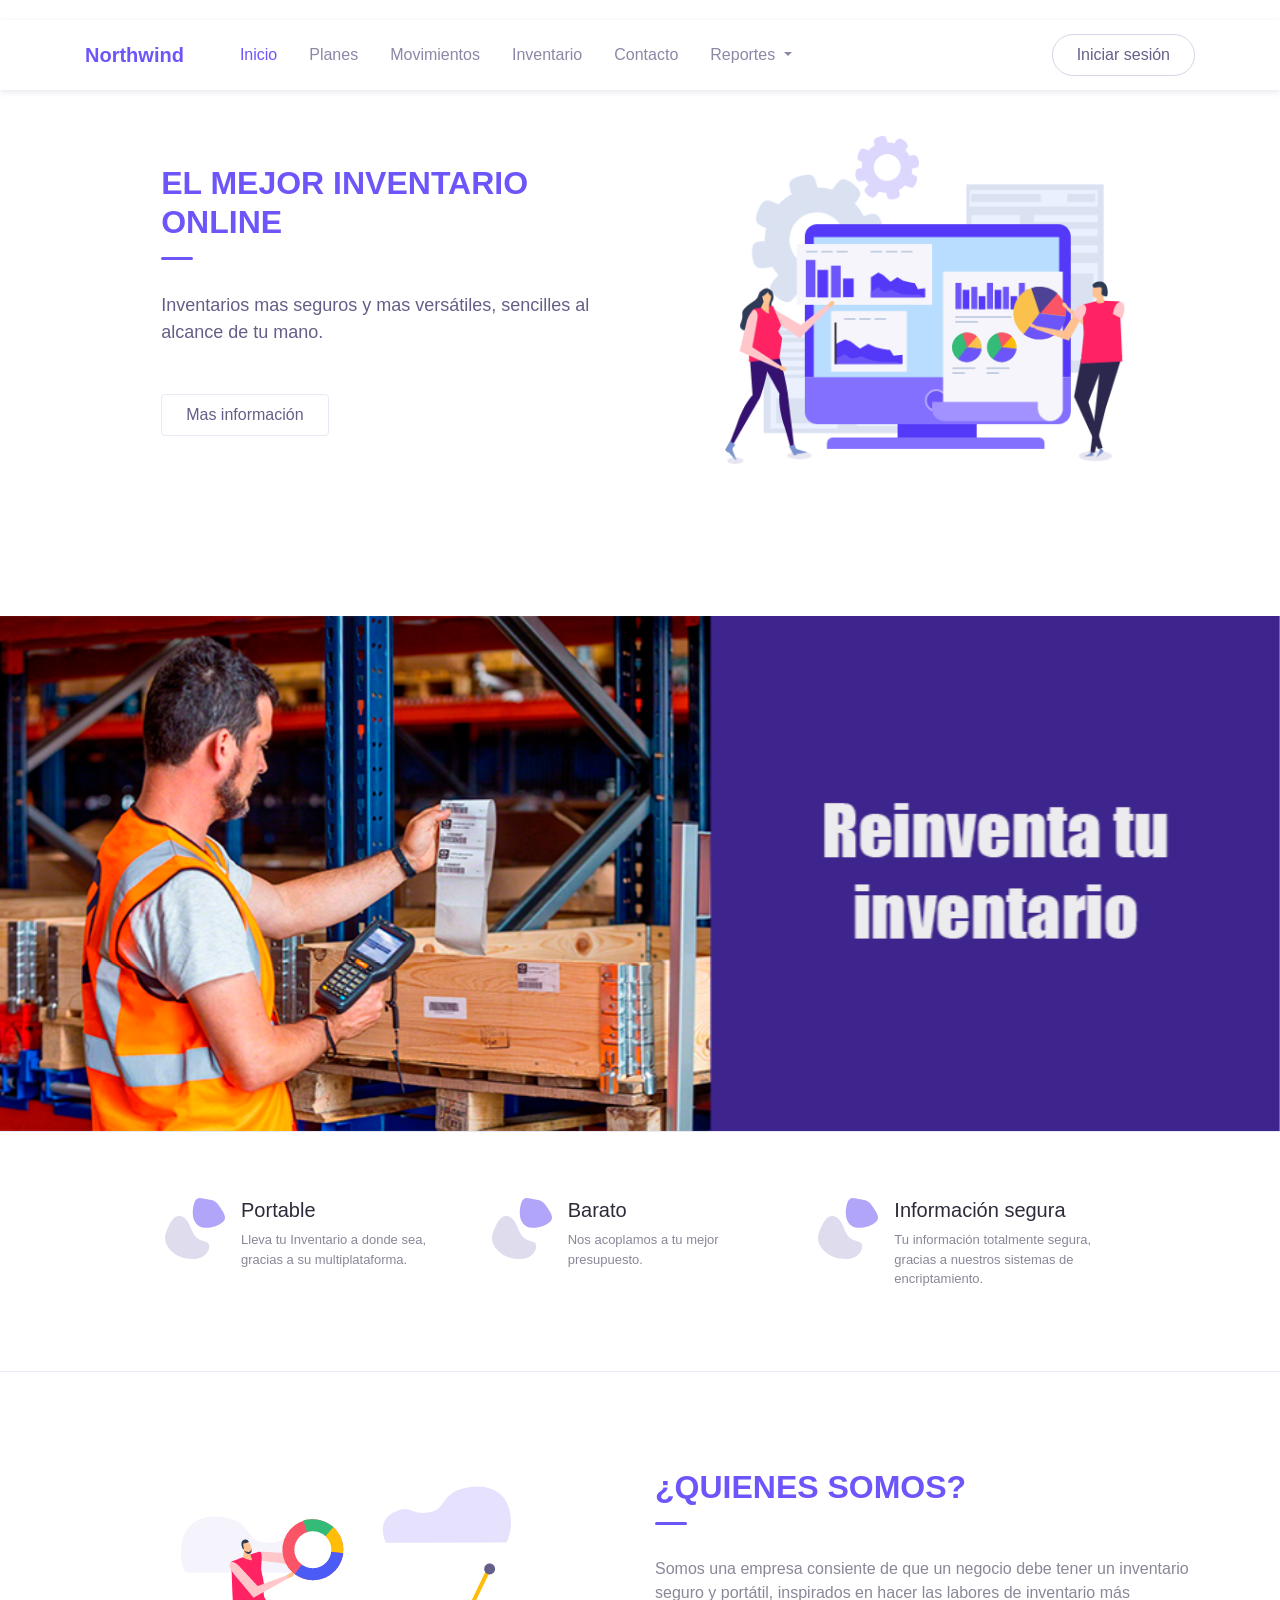
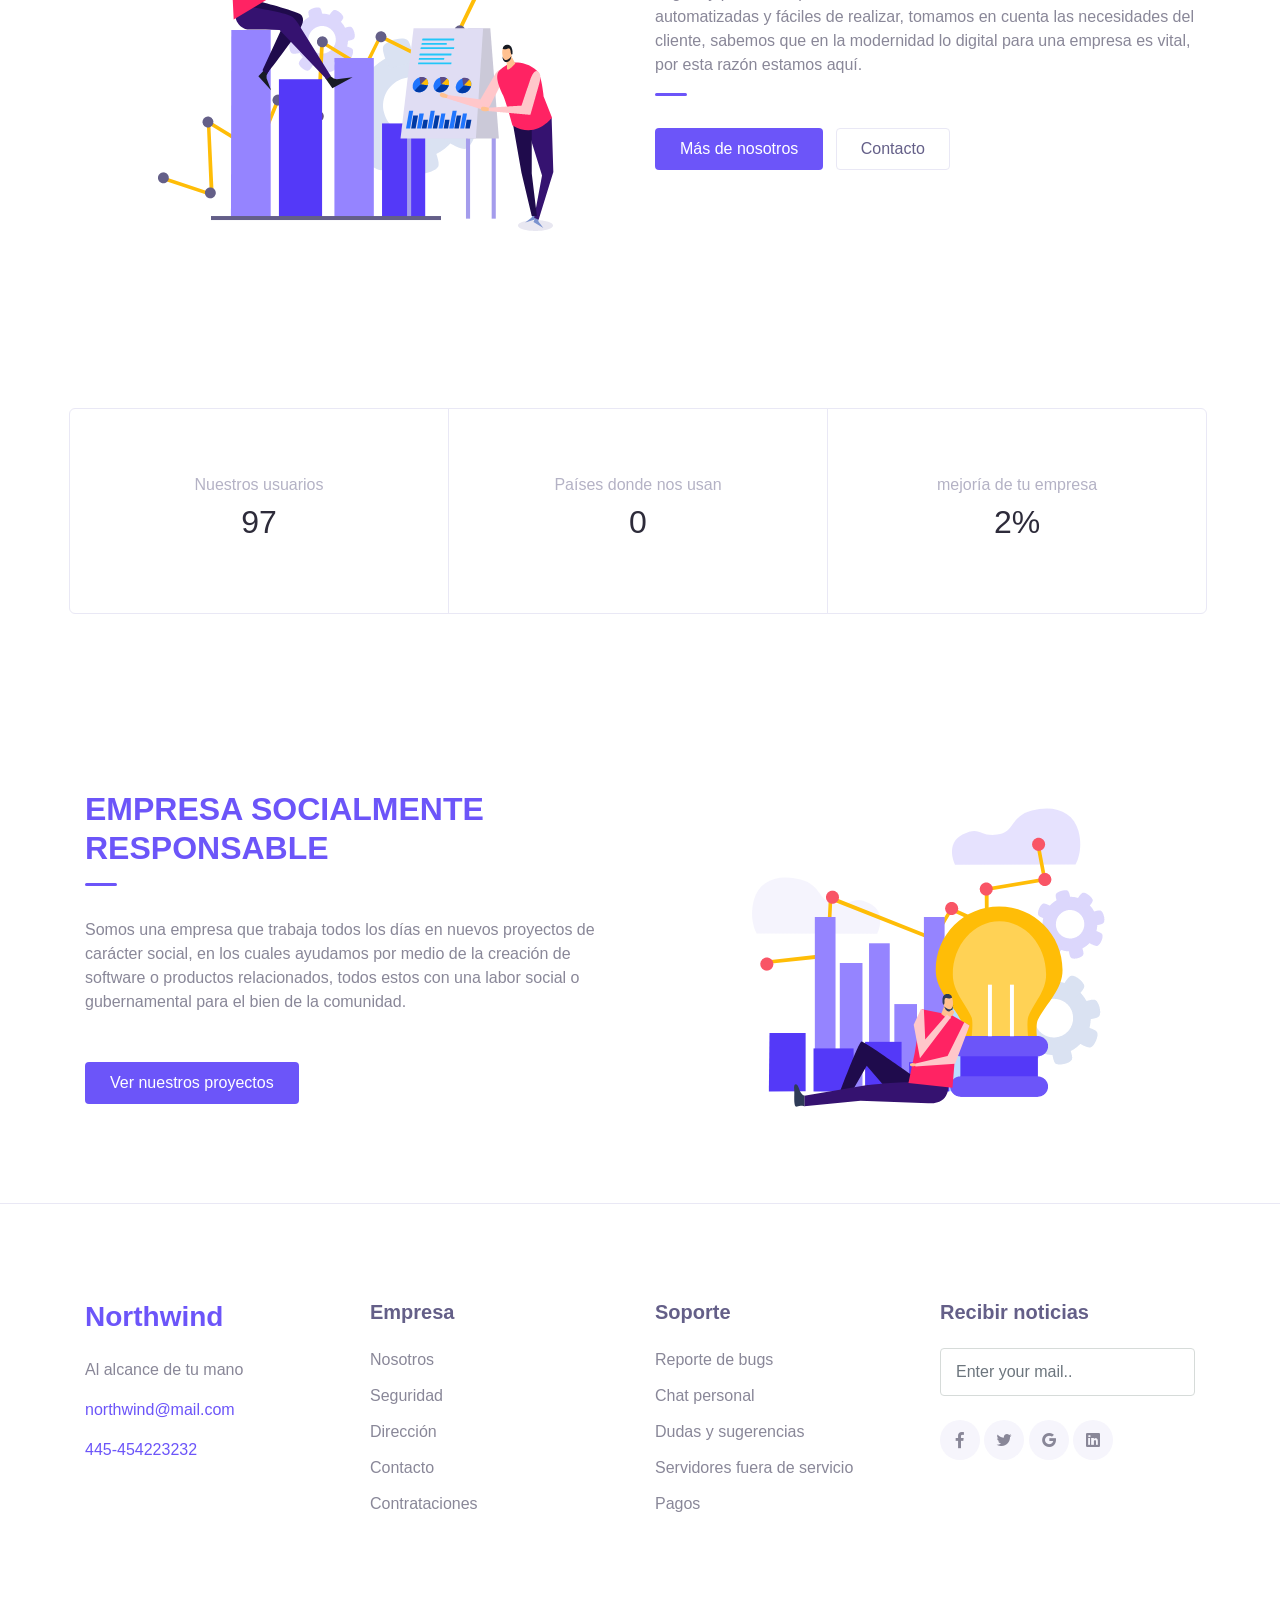
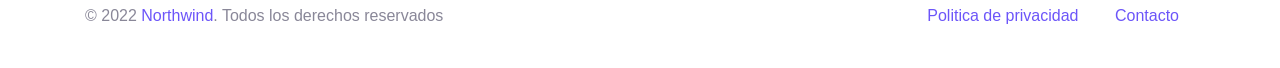
<file: html/index.html>
<!DOCTYPE html>
<html lang="en">

<head>
  <meta charset="UTF-8">
  <meta name="viewport" content="width=device-width, initial-scale=1.0">

  <meta http-equiv="X-UA-Compatible" content="IE=edge">


  <title>Northwind</title>

  <link rel="stylesheet" href="../assets/vendor/animate/animate.css">

  <link rel="stylesheet" href="../assets/css/bootstrap.css">

  <link rel="stylesheet" href="../assets/css/maicons.css">

  <link rel="stylesheet" href="../assets/vendor/owl-carousel/css/owl.carousel.css">

  <link rel="stylesheet" href="../assets/css/theme.css">

</head>

<body>

  <!-- Back to top button -->
  <div class="back-to-top"></div>

  <header>
    <nav class="navbar navbar-expand-lg navbar-light navbar-float">
      <div class="container">
        <a href="index.html" class="navbar-brand"><span class="text-primary">Northwind</span></a>

        <button class="navbar-toggler" data-toggle="collapse" data-target="#navbarContent" aria-controls="navbarContent"
          aria-expanded="false" aria-label="Toggle navigation">
          <span class="navbar-toggler-icon"></span>
        </button>

        <div class="navbar-collapse collapse" id="navbarContent">
          <ul class="navbar-nav ml-lg-4 pt-3 pt-lg-0">
            <li class="nav-item active">
              <a href="index.html" class="nav-link">Inicio</a>
            </li>
            <li class="nav-item">
              <a href="planes.html" class="nav-link">Planes</a>
            </li>
            <li class="nav-item">
              <a href="movi.html" class="nav-link">Movimientos</a>
            </li>
            <li class="nav-item">
              <a href="inv.html" class="nav-link">Inventario</a>
            </li>
            <li class="nav-item">
              <a href="contact.html" class="nav-link">Contacto</a>
            </li>
            <li class="nav-item dropdown">
              <a class="nav-link dropdown-toggle" href="#" id="navbardrop" data-toggle="dropdown">
                Reportes
              </a>
              <div class="dropdown-menu">
                <a class="dropdown-item" href="repo1.html">Reporte 1</a>
                <a class="dropdown-item" href="repo2.html">Reporte 2</a>
                <a class="dropdown-item" href="repo3.html">Reporte 3</a>
              </div>
            </li>
          </ul>

          <div class="ml-auto">
            <a href="login.html" class="btn btn-outline rounded-pill">Iniciar sesión</a>
          </div>
        </div>
      </div>
    </nav>
  </header>

  <main>

    <div class="page-banner home-banner">
      <div class="container h-100">
        <div class="row align-items-center h-100">
          <div class="col-lg-6 py-3 wow fadeInUp">
            <h2 class="title-section"><span class="marked">EL MEJOR INVENTARIO ONLINE</span></h2>
            <div class="divider"></div>
            <p class="text-lg mb-5">Inventarios mas seguros y mas versátiles, sencilles al alcance de tu mano.</p>

            <a href="#" class="btn btn-outline border text-secondary">Mas información</a>
          </div>
          <div class="col-lg-6 py-3 wow zoomIn">
            <div class="img-place">
              <img src="../assets/img/bg_image_1.png" alt="">
            </div>
          </div>
        </div>
      </div>
    </div>










    <div id="carouselExampleSlidesOnly" class="carousel slide" data-ride="carousel">
      <div class="carousel-inner">
        <div class="carousel-item active">
          <img class="d-block w-100" src="/assets/pics/1.png" alt="1 slide">
        </div>
        <div class="carousel-item">
          <img class="d-block w-100" src="/assets/pics/2.png" alt="2 slide">
        </div>
        <div class="carousel-item">
          <img class="d-block w-100" src="/assets/pics/3.png" alt="3 slide">
        </div>
        <div class="carousel-item">
          <img class="d-block w-100" src="/assets/pics/4.png" alt="4 slide">
        </div>
      </div>
    </div>









    <div class="page-section features">
      <div class="container">
        <div class="row justify-content-center">
          <div class="col-md-6 col-lg-4 py-3 wow fadeInUp">
            <div class="d-flex flex-row">
              <div class="img-fluid mr-3">
                <img src="../assets/img/icon_pattern.svg" alt="">
              </div>
              <div>
                <h5>Portable</h5>
                <p>Lleva tu Inventario a donde sea, gracias a su multiplataforma. </p>
              </div>
            </div>
          </div>

          <div class="col-md-6 col-lg-4 py-3 wow fadeInUp">
            <div class="d-flex flex-row">
              <div class="img-fluid mr-3">
                <img src="../assets/img/icon_pattern.svg" alt="">
              </div>
              <div>
                <h5>Barato</h5>
                <p>Nos acoplamos a tu mejor presupuesto.</p>
              </div>
            </div>
          </div>

          <div class="col-md-6 col-lg-4 py-3 wow fadeInUp">
            <div class="d-flex flex-row">
              <div class="img-fluid mr-3">
                <img src="../assets/img/icon_pattern.svg" alt="">
              </div>
              <div>
                <h5>Información segura</h5>
                <p>Tu información totalmente segura, gracias a nuestros sistemas de encriptamiento.</p>
              </div>
            </div>
          </div>
        </div>
      </div> <!-- .container -->
    </div> <!-- .page-section -->





    
    





    <div class="page-section">
      <div class="container">
        <div class="row">
          <div class="col-lg-6 py-3 wow zoomIn">
            <div class="img-place text-center">
              <img src="../assets/img/bg_image_2.png" alt="">
            </div>
          </div>
          <div class="col-lg-6 py-3 wow fadeInRight">
            <h2 class="title-section"><span class="marked">¿QUIENES SOMOS?</span></h2>
            <div class="divider"></div>
            <p>Somos una empresa consiente de que un negocio debe tener un inventario seguro y portátil, inspirados en
              hacer
              las labores de inventario más automatizadas y fáciles de realizar, tomamos en cuenta las necesidades del
              cliente,
              sabemos que en la modernidad lo digital para una empresa es vital, por esta razón estamos aquí.
            </p>
            <div class="divider"></div>
            <a href="#" class="btn btn-primary">Más de nosotros</a>
            <a href="#" class="btn btn-outline border ml-2">Contacto</a>
          </div>
        </div>
      </div> <!-- .container -->
    </div> <!-- .page-section -->

    <div class="page-section counter-section">
      <div class="container">
        <div class="row align-items-center text-center">
          <div class="col-lg-4">
            <p>Nuestros usuarios</p>
            <h2><span class="number" data-number="2567"></span></h2>
          </div>
          <div class="col-lg-4">
            <p>Países donde nos usan</p>
            <h2><span class="number" data-number="24"></span></h2>
          </div>
          <div class="col-lg-4">
            <p>mejoría de tu empresa</p>
            <h2><span class="number" data-number="73"></span>%</h2>
          </div>
        </div>
      </div> <!-- .container -->
    </div> <!-- .page-section -->

    <div class="page-section">
      <div class="container">
        <div class="row">
          <div class="col-lg-6 py-3 wow fadeInLeft">
            <h2 class="title-section"><span class="marked">EMPRESA SOCIALMENTE RESPONSABLE</span></h2>
            <div class="divider"></div>
            <p class="mb-5">Somos una empresa que trabaja todos los días en nuevos proyectos
              de carácter social, en los cuales ayudamos por
              medio de la creación de software o productos relacionados, todos
              estos con una labor social o gubernamental para el bien de la comunidad.</p>
            <a href="#" class="btn btn-primary">Ver nuestros proyectos</a>
          </div>
          <div class="col-lg-6 py-3 wow zoomIn">
            <div class="img-place text-center">
              <img src="../assets/img/bg_image_3.png" alt="">
            </div>
          </div>
        </div>
      </div> <!-- .container -->
    </div> <!-- .page-section -->









    <footer class="page-footer">
      <div class="container">
        <div class="row justify-content-center mb-5">
          <div class="col-lg-3 py-3">
            <h3><span class="text-primary">Northwind</span></h3>
            <p>Al alcance de tu mano</p>

            <p><a href="#">northwind@mail.com</a></p>
            <p><a href="#">445-454223232</a></p>
          </div>
          <div class="col-lg-3 py-3">
            <h5>Empresa</h5>
            <ul class="footer-menu">
              <li><a href="#">Nosotros</a></li>
              <li><a href="#">Seguridad</a></li>
              <li><a href="#">Dirección</a></li>
              <li><a href="#">Contacto</a></li>
              <li><a href="#">Contrataciones</a></li>
            </ul>
          </div>
          <div class="col-lg-3 py-3">
            <h5>Soporte</h5>
            <ul class="footer-menu">
              <li><a href="#">Reporte de bugs</a></li>
              <li><a href="#">Chat personal</a></li>
              <li><a href="#">Dudas y sugerencias</a></li>
              <li><a href="#">Servidores fuera de servicio</a></li>
              <li><a href="#">Pagos</a></li>
            </ul>
          </div>
          <div class="col-lg-3 py-3">
            <h5>Recibir noticias</h5>
            <form action="#">
              <input type="text" class="form-control" placeholder="Enter your mail..">
            </form>

            <div class="sosmed-button mt-4">
              <a href="#"><span class="mai-logo-facebook-f"></span></a>
              <a href="#"><span class="mai-logo-twitter"></span></a>
              <a href="#"><span class="mai-logo-google"></span></a>
              <a href="#"><span class="mai-logo-linkedin"></span></a>
            </div>
          </div>
        </div>

        <div class="row">
          <div class="col-sm-6 py-2">
            <p id="copyright">&copy; 2022 <a href="">Northwind</a>. Todos los derechos reservados</p>
          </div>
          <div class="col-sm-6 py-2 text-right">
            <div class="d-inline-block px-3">
              <a href="#">Politica de privacidad</a>
            </div>
            <div class="d-inline-block px-3">
              <a href="#">Contacto</a>
            </div>
          </div>
        </div>
      </div> <!-- .container -->
    </footer> <!-- .page-footer -->


    <script src="../assets/js/jquery-3.5.1.min.js"></script>

    <script src="../assets/js/bootstrap.bundle.min.js"></script>

    <script src="../assets/vendor/wow/wow.min.js"></script>

    <script src="../assets/vendor/owl-carousel/js/owl.carousel.min.js"></script>

    <script src="../assets/vendor/waypoints/jquery.waypoints.min.js"></script>

    <script src="../assets/vendor/animateNumber/jquery.animateNumber.min.js"></script>

    <script src="../assets/js/google-maps.js"></script>

    <script src="../assets/js/theme.js"></script>


</body>

</html>
</file>
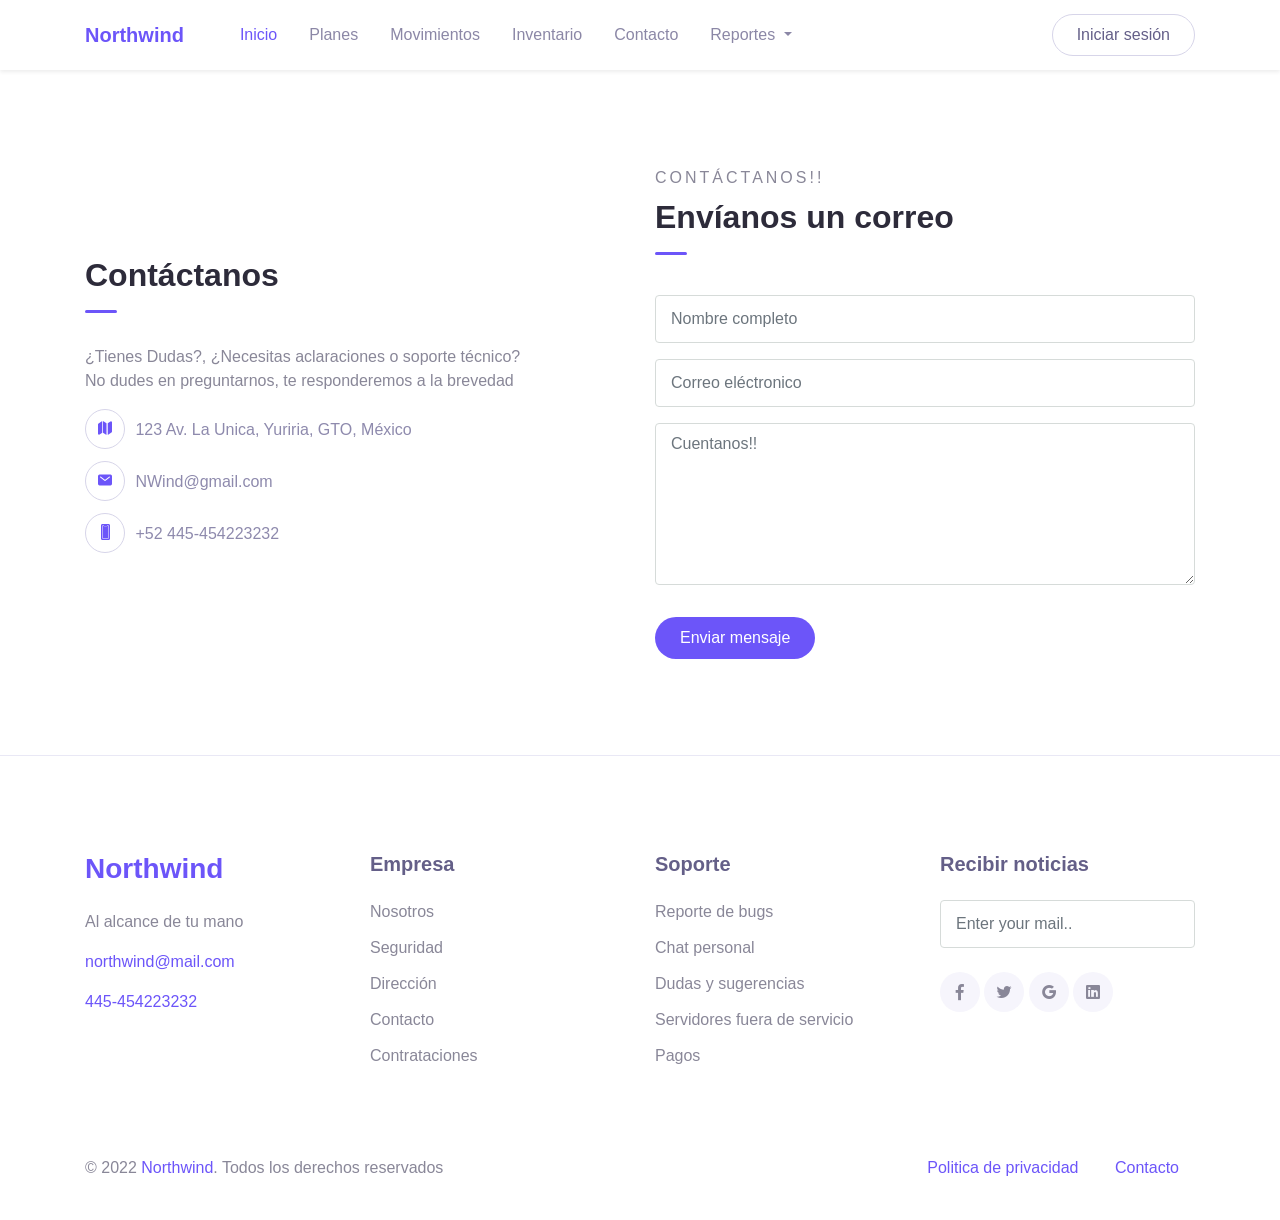
<file: html/contact.html>
<!DOCTYPE html>
<html lang="en">
<head>
  <meta charset="UTF-8">
  <meta name="viewport" content="width=device-width, initial-scale=1.0">

  <meta http-equiv="X-UA-Compatible" content="IE=edge">

  <title>Northwind</title>

  <link rel="stylesheet" href="../assets/vendor/animate/animate.css">

  <link rel="stylesheet" href="../assets/css/bootstrap.css">

  <link rel="stylesheet" href="../assets/css/maicons.css">

  <link rel="stylesheet" href="../assets/vendor/owl-carousel/css/owl.carousel.css">

  <link rel="stylesheet" href="../assets/css/theme.css">

</head>
<body>

  <!-- Back to top button -->
  <div class="back-to-top"></div>

  <header>
    <nav class="navbar navbar-expand-lg navbar-light shadow-sm">
      <div class="container">
        <a href="index.html" class="navbar-brand"><span class="text-primary">Northwind</span></a>
        <button class="navbar-toggler" data-toggle="collapse" data-target="#navbarContent" aria-controls="navbarContent" aria-expanded="false" aria-label="Toggle navigation">
          <span class="navbar-toggler-icon"></span>
        </button>

        <div class="navbar-collapse collapse" id="navbarContent">
          <ul class="navbar-nav ml-lg-4 pt-3 pt-lg-0">
            <li class="nav-item active">
              <a href="index.html" class="nav-link">Inicio</a>
            </li>
            <li class="nav-item">
              <a href="planes.html" class="nav-link">Planes</a>
            </li>
            <li class="nav-item">
              <a href="movi.html" class="nav-link">Movimientos</a>
            </li>
            <li class="nav-item">
              <a href="inv.html" class="nav-link">Inventario</a>
            </li>
            <li class="nav-item">
              <a href="contact.html" class="nav-link">Contacto</a>
            </li>
            <li class="nav-item dropdown">
              <a class="nav-link dropdown-toggle" href="#" id="navbardrop" data-toggle="dropdown">
                Reportes
              </a>
              <div class="dropdown-menu">
                <a class="dropdown-item" href="repo1.html">Reporte 1</a>
                <a class="dropdown-item" href="repo2.html">Reporte 2</a>
                <a class="dropdown-item" href="repo3.html">Reporte 3</a>
              </div>
            </li>
          </ul>

          <div class="ml-auto">
            <a href="#" class="btn btn-outline rounded-pill">Iniciar sesión</a>
          </div>
        </div>
      </div>
    </nav>

  <main>
    <div class="page-section">
      <div class="container">
        <div class="row align-items-center">
          <div class="col-lg-6 py-3">
            <h2 class="title-section">Contáctanos</h2>
            <div class="divider"></div>
            <p>¿Tienes Dudas?, ¿Necesitas aclaraciones o soporte técnico?<br> No dudes en preguntarnos, te responderemos a la brevedad</p>
  
            <ul class="contact-list">
              <li>
                <div class="icon"><span class="mai-map"></span></div>
                <div class="content">123 Av. La Unica, Yuriria, GTO, México</div>
              </li>
              <li>
                <div class="icon"><span class="mai-mail"></span></div>
                <div class="content"><a href="#">NWind@gmail.com</a></div>
              </li>
              <li>
                <div class="icon"><span class="mai-phone-portrait"></span></div>
                <div class="content"><a href="#">+52 445-454223232</a></div>
              </li>
            </ul>
          </div>
          <div class="col-lg-6 py-3">
            <div class="subhead">Contáctanos!!</div>
            <h2 class="title-section">Envíanos un correo</h2>
            <div class="divider"></div>
            
            <form action="#">
              <div class="py-2">
                <input type="text" class="form-control" placeholder="Nombre completo">
              </div>
              <div class="py-2">
                <input type="text" class="form-control" placeholder="Correo eléctronico">
              </div>
              <div class="py-2">
                <textarea rows="6" class="form-control" placeholder="Cuentanos!!"></textarea>
              </div>
              <button type="submit" class="btn btn-primary rounded-pill mt-4">Enviar mensaje</button>
            </form>
          </div>
        </div>
      </div> <!-- .container -->
    </div> <!-- .page-section -->
  </main>

  <footer class="page-footer">
    <div class="container">
      <div class="row justify-content-center mb-5">
        <div class="col-lg-3 py-3">
          <h3><span class="text-primary">Northwind</span></h3>
          <p>Al alcance de tu mano</p>

          <p><a href="#">northwind@mail.com</a></p>
          <p><a href="#">445-454223232</a></p>
        </div>
        <div class="col-lg-3 py-3">
          <h5>Empresa</h5>
          <ul class="footer-menu">
            <li><a href="#">Nosotros</a></li>
            <li><a href="#">Seguridad</a></li>
            <li><a href="#">Dirección</a></li>
            <li><a href="#">Contacto</a></li>
            <li><a href="#">Contrataciones</a></li>
          </ul>
        </div>
        <div class="col-lg-3 py-3">
          <h5>Soporte</h5>
          <ul class="footer-menu">
            <li><a href="#">Reporte de bugs</a></li>
            <li><a href="#">Chat personal</a></li>
            <li><a href="#">Dudas y sugerencias</a></li>
            <li><a href="#">Servidores fuera de servicio</a></li>
            <li><a href="#">Pagos</a></li>
          </ul>
        </div>
        <div class="col-lg-3 py-3">
          <h5>Recibir noticias</h5>
          <form action="#">
            <input type="text" class="form-control" placeholder="Enter your mail..">
          </form>

          <div class="sosmed-button mt-4">
            <a href="#"><span class="mai-logo-facebook-f"></span></a>
            <a href="#"><span class="mai-logo-twitter"></span></a>
            <a href="#"><span class="mai-logo-google"></span></a>
            <a href="#"><span class="mai-logo-linkedin"></span></a>
          </div>
        </div>
      </div>

      <div class="row">
        <div class="col-sm-6 py-2">
          <p id="copyright">&copy; 2022 <a href="">Northwind</a>. Todos los derechos reservados</p>
        </div>
        <div class="col-sm-6 py-2 text-right">
          <div class="d-inline-block px-3">
            <a href="#">Politica de privacidad</a>
          </div>
          <div class="d-inline-block px-3">
            <a href="#">Contacto</a>
          </div>
        </div>
      </div>
    </div> <!-- .container -->
  </footer> <!-- .page-footer -->


  <script src="../assets/js/jquery-3.5.1.min.js"></script>

  <script src="../assets/js/bootstrap.bundle.min.js"></script>

  <script src="../assets/vendor/wow/wow.min.js"></script>

  <script src="../assets/vendor/owl-carousel/js/owl.carousel.min.js"></script>

  <script src="../assets/vendor/waypoints/jquery.waypoints.min.js"></script>

  <script src="../assets/vendor/animateNumber/jquery.animateNumber.min.js"></script>

  <script src="../assets/js/google-maps.js"></script>

  <script src="../assets/js/theme.js"></script>

  <!-- <script async defer src="https://maps.googleapis.com/maps/api/js?key=AIzaSyAIA_zqjFMsJM_sxP9-6Pde5vVCTyJmUHM&callback=initMap"></script> -->


</body>
</html>
</file>
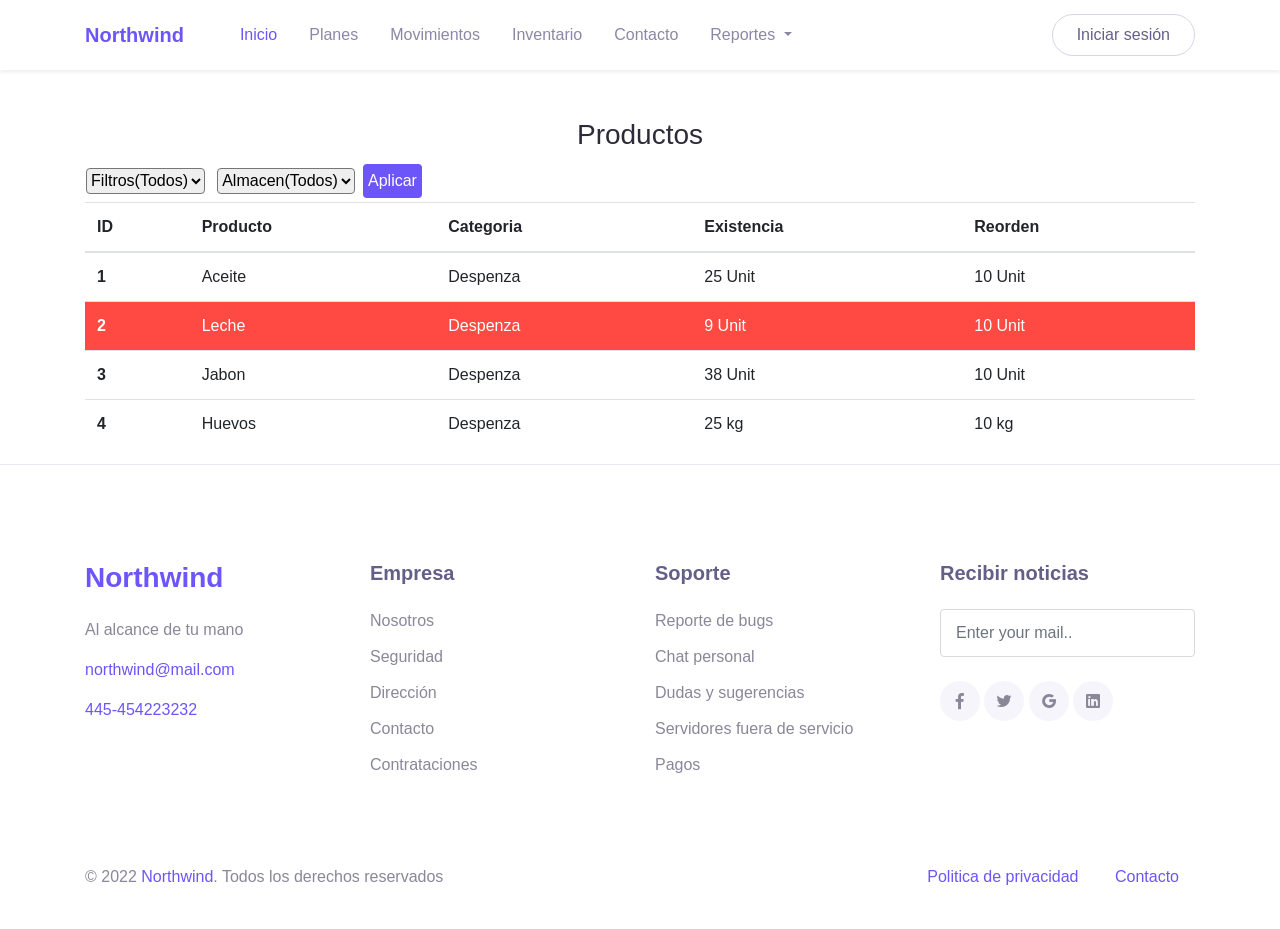
<file: html/inv.html>
<!DOCTYPE html>
<html lang="en">
<head>
  <meta charset="UTF-8">
  <meta name="viewport" content="width=device-width, initial-scale=1.0">

  <meta http-equiv="X-UA-Compatible" content="IE=edge">

  <title>Northwind</title>
  
  <link rel="stylesheet" href="../assets/vendor/animate/animate.css">

  <link rel="stylesheet" href="../assets/css/bootstrap.css">

  <link rel="stylesheet" href="../assets/css/maicons.css">

  <link rel="stylesheet" href="../assets/vendor/owl-carousel/css/owl.carousel.css">

  <link rel="stylesheet" href="../assets/css/theme.css">

</head>
<body>

  <!-- Back to top button -->
  <div class="back-to-top"></div>

  <header>
    <nav class="navbar navbar-expand-lg navbar-light shadow-sm">
      <div class="container">
        <a href="index.html" class="navbar-brand"><span class="text-primary">Northwind</span></a>
        <button class="navbar-toggler" data-toggle="collapse" data-target="#navbarContent" aria-controls="navbarContent" aria-expanded="false" aria-label="Toggle navigation">
          <span class="navbar-toggler-icon"></span>
        </button>

        <div class="navbar-collapse collapse" id="navbarContent">
          <ul class="navbar-nav ml-lg-4 pt-3 pt-lg-0">
            <li class="nav-item active">
              <a href="index.html" class="nav-link">Inicio</a>
            </li>
            <li class="nav-item">
              <a href="planes.html" class="nav-link">Planes</a>
            </li>
            <li class="nav-item">
              <a href="movi.html" class="nav-link">Movimientos</a>
            </li>
            <li class="nav-item">
              <a href="inv.html" class="nav-link">Inventario</a>
            </li>
            <li class="nav-item">
              <a href="contact.html" class="nav-link">Contacto</a>
            </li>
            <li class="nav-item dropdown">
              <a class="nav-link dropdown-toggle" href="#" id="navbardrop" data-toggle="dropdown">
                Reportes
              </a>
              <div class="dropdown-menu">
                <a class="dropdown-item" href="repo1.html">Reporte 1</a>
                <a class="dropdown-item" href="repo2.html">Reporte 2</a>
                <a class="dropdown-item" href="repo3.html">Reporte 3</a>
              </div>
            </li>
          </ul>

          <div class="ml-auto">
            <a href="#" class="btn btn-outline rounded-pill">Iniciar sesión</a>
          </div>
        </div>
      </div>
    </nav>


    <div class="container mt-5">
      <div>
        <div class="row justify-content-center">
          <h3>Productos</h3>
        </div>
        <div class="row">
          <select class="ml-3 mx-1 my-2 form-select rounded" aria-label="Filtro">
            <option selected  class="text-center">Filtros(Todos)</option>
            <option value="1" class="text-center">ID</option>
            <option value="2" class="text-center">Producto</option>
            <option value="3" class="text-center">Categoria</option>
            <option value="4" class="text-center">Existencia</option>
            <option value="5" class="text-center">Reorden</option>
          </select>
          <select class="mx-2 my-2 form-select rounded" aria-label="Almacen">
            <option selected  class="text-center">Almacen(Todos)</option>
            <option value="1" class="text-center">Insurgentes #50</option>
            <option value="2" class="text-center">Avasolo #115</option>
            <option value="3" class="text-center">Av.America #38</option>
          </select>
          <a href="#" class="btn bg-primary text-white my-1 py-1 px-1">Aplicar</a>
        </div>
        <table class="table table-hover">
        <thead>
          <tr>
           
            <th scope="col">ID</th>
            <th scope="col">Producto</th>
            <th scope="col">Categoria</th>
            <th scope="col">Existencia</th>
            <th scope="col">Reorden</th>
          </tr>
        </thead>
        <tbody>
          <tr data-bs-toggle="collapse" href="#ID1" role="button" aria-expanded="false" aria-controls="ID1">
            <th scope="row">1</th>
            <td>Aceite</td>
            <td>Despenza</td>
            <td>25 Unit</td>
            <td>10 Unit</td>
          </tr>
          <tr class="collapse" id="ID1">
           <td class="border rounded" colspan="6">
            
              <div class="row mx-2">
                <p>WIP</p>
              </div>
              <div class="row justify-content-between">
                <a href="#" class="mx-2 mb-2 btn bg-primary text-white">Compra</a>
                <a href="#" class="mx-2 mb-2 btn bg-primary text-white">Traspaso</a>
                <a href="#" class="mx-2 mb-2 btn bg-primary text-white">Ajuste</a>
                <a href="#" class="mx-2 mb-2 btn bg-primary text-white">Venta</a>
            </div>
    
          </td>
           </tr> <!-- Menu oculto -->
          <tr class="text-white bg-danger" data-bs-toggle="collapse" href="#ID2" role="button" aria-expanded="false" aria-controls="ID2">
            <th scope="row">2</th>
            <td>Leche</td>
            <td>Despenza</td>
            <td>9 Unit</td>
            <td>10 Unit</td>
          </tr>
          <tr class="collapse" id="ID2">
            <td class="border rounded" colspan="6">
             
               <div class="row mx-2">
                 <p>Que te gustaria hacer?</p>
               </div>
               <div class="row justify-content-between">
                 <a href="#" class="mx-2 mb-2 btn bg-primary text-white">Compra</a>
                 <a href="#" class="mx-2 mb-2 btn bg-primary text-white">Traspaso</a>
                 <a href="#" class="mx-2 mb-2 btn bg-primary text-white">Ajuste</a>
                 <a href="#" class="mx-2 mb-2 btn bg-primary text-white">Venta</a>
             </div>
     
           </td>
            </tr>
          <tr data-bs-toggle="collapse" href="#ID3" role="button" aria-expanded="false" aria-controls="ID3">
            <th scope="row">3</th>
            <td>Jabon</td>
            <td>Despenza</td>
            <td>38 Unit</td>
            <td>10 Unit</td>
          </tr>
          <tr class="collapse" id="ID3">
            <td class="border rounded" colspan="6">
             
               <div class="row mx-2">
                 <p>WIP</p>
               </div>
               <div class="row justify-content-between">
                 <a href="#" class="mx-2 mb-2 btn bg-primary text-white">Compra</a>
                 <a href="#" class="mx-2 mb-2 btn bg-primary text-white">Traspaso</a>
                 <a href="#" class="mx-2 mb-2 btn bg-primary text-white">Ajuste</a>
                 <a href="#" class="mx-2 mb-2 btn bg-primary text-white">Venta</a>
             </div>
     
           </td>
            </tr>
          <tr data-bs-toggle="collapse" href="#ID4" role="button" aria-expanded="false" aria-controls="ID4">
            <th scope="row">4</th>
            <td>Huevos</td>
            <td>Despenza</td>
            <td>25 kg</td>
            <td>10 kg</td>
          </tr>
          <tr class="collapse" id="ID4">
            <td class="border rounded" colspan="6">
             
               <div class="row mx-2">
                 <p>WIP</p>
               </div>
               <div class="row justify-content-between">
                 <a href="#" class="mx-2 mb-2 btn bg-primary text-white">Compra</a>
                 <a href="#" class="mx-2 mb-2 btn bg-primary text-white">Traspaso</a>
                 <a href="#" class="mx-2 mb-2 btn bg-primary text-white">Ajuste</a>
                 <a href="#" class="mx-2 mb-2 btn bg-primary text-white">Venta</a>
             </div>
     
           </td>
            </tr>
        </tbody>
      </table></div><!-- tabla -->
    </div><!-- contenedor tabla productos-->
    

    <footer class="page-footer">
      <div class="container">
        <div class="row justify-content-center mb-5">
          <div class="col-lg-3 py-3">
            <h3><span class="text-primary">Northwind</span></h3>
            <p>Al alcance de tu mano</p>

            <p><a href="#">northwind@mail.com</a></p>
            <p><a href="#">445-454223232</a></p>
          </div>
          <div class="col-lg-3 py-3">
            <h5>Empresa</h5>
            <ul class="footer-menu">
              <li><a href="#">Nosotros</a></li>
              <li><a href="#">Seguridad</a></li>
              <li><a href="#">Dirección</a></li>
              <li><a href="#">Contacto</a></li>
              <li><a href="#">Contrataciones</a></li>
            </ul>
          </div>
          <div class="col-lg-3 py-3">
            <h5>Soporte</h5>
            <ul class="footer-menu">
              <li><a href="#">Reporte de bugs</a></li>
              <li><a href="#">Chat personal</a></li>
              <li><a href="#">Dudas y sugerencias</a></li>
              <li><a href="#">Servidores fuera de servicio</a></li>
              <li><a href="#">Pagos</a></li>
            </ul>
          </div>
          <div class="col-lg-3 py-3">
            <h5>Recibir noticias</h5>
            <form action="#">
              <input type="text" class="form-control" placeholder="Enter your mail..">
            </form>

            <div class="sosmed-button mt-4">
              <a href="#"><span class="mai-logo-facebook-f"></span></a>
              <a href="#"><span class="mai-logo-twitter"></span></a>
              <a href="#"><span class="mai-logo-google"></span></a>
              <a href="#"><span class="mai-logo-linkedin"></span></a>
            </div>
          </div>
        </div>

        <div class="row">
          <div class="col-sm-6 py-2">
            <p id="copyright">&copy; 2022 <a href="">Northwind</a>. Todos los derechos reservados</p>
          </div>
          <div class="col-sm-6 py-2 text-right">
            <div class="d-inline-block px-3">
              <a href="#">Politica de privacidad</a>
            </div>
            <div class="d-inline-block px-3">
              <a href="#">Contacto</a>
            </div>
          </div>
        </div>
      </div> <!-- .container -->
    </footer> <!-- .page-footer -->

  <script src="https://cdn.jsdelivr.net/npm/bootstrap@5.1.3/dist/js/bootstrap.bundle.min.js" integrity="sha384-ka7Sk0Gln4gmtz2MlQnikT1wXgYsOg+OMhuP+IlRH9sENBO0LRn5q+8nbTov4+1p" crossorigin="anonymous"></script>
  <script src="../assets/js/jquery-3.5.1.min.js"></script>

  <script src="../assets/js/bootstrap.bundle.min.js"></script>

  <script src="../assets/vendor/wow/wow.min.js"></script>

  <script src="../assets/vendor/owl-carousel/js/owl.carousel.min.js"></script>

  <script src="../assets/vendor/waypoints/jquery.waypoints.min.js"></script>

  <script src="../assets/vendor/animateNumber/jquery.animateNumber.min.js"></script>

  <script src="../assets/js/google-maps.js"></script>

  <script src="../assets/js/theme.js"></script>

</body>
</html>
</file>
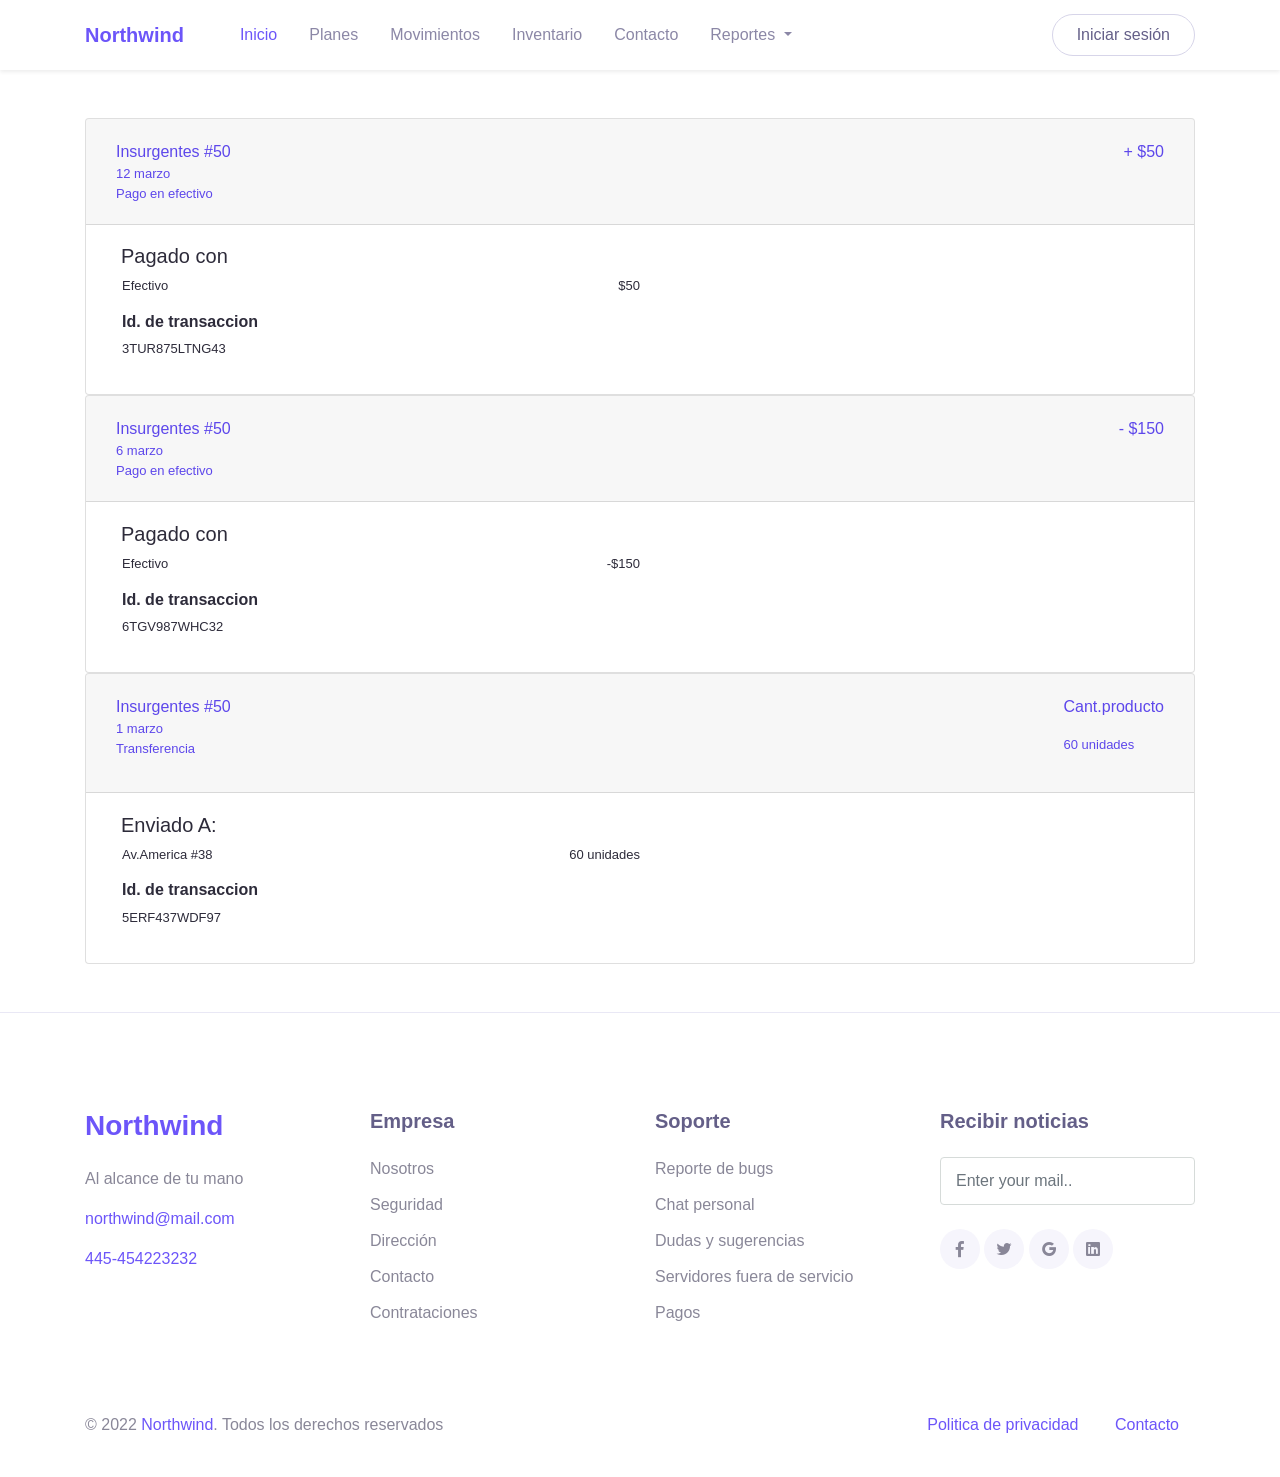
<file: html/movi.html>
<!DOCTYPE html>
<html lang="en">
<head>
  <meta charset="UTF-8">
  <meta name="viewport" content="width=device-width, initial-scale=1.0">

  <meta http-equiv="X-UA-Compatible" content="IE=edge">

  <title>Northwind</title>

  <link rel="stylesheet" href="../assets/vendor/animate/animate.css">

  <link rel="stylesheet" href="../assets/css/bootstrap.css">

  <link rel="stylesheet" href="../assets/css/maicons.css">

  <link rel="stylesheet" href="../assets/vendor/owl-carousel/css/owl.carousel.css">

  <link rel="stylesheet" href="../assets/css/theme.css">

</head>
<body>

  <!-- Back to top button -->
  <div class="back-to-top"></div>

  <header>
    <nav class="navbar navbar-expand-lg navbar-light shadow-sm">
      <div class="container">
        <a href="index.html" class="navbar-brand"><span class="text-primary">Northwind</span></a>
        <button class="navbar-toggler" data-toggle="collapse" data-target="#navbarContent" aria-controls="navbarContent" aria-expanded="false" aria-label="Toggle navigation">
          <span class="navbar-toggler-icon"></span>
        </button>

        <div class="navbar-collapse collapse" id="navbarContent">
          <ul class="navbar-nav ml-lg-4 pt-3 pt-lg-0">
            <li class="nav-item active">
              <a href="index.html" class="nav-link">Inicio</a>
            </li>
            <li class="nav-item">
              <a href="planes.html" class="nav-link">Planes</a>
            </li>
            <li class="nav-item">
              <a href="movi.html" class="nav-link">Movimientos</a>
            </li>
            <li class="nav-item">
              <a href="inv.html" class="nav-link">Inventario</a>
            </li>
            <li class="nav-item">
              <a href="contact.html" class="nav-link">Contacto</a>
            </li>
            <li class="nav-item dropdown">
              <a class="nav-link dropdown-toggle" href="#" id="navbardrop" data-toggle="dropdown">
                Reportes
              </a>
              <div class="dropdown-menu">
                <a class="dropdown-item" href="repo1.html">Reporte 1</a>
                <a class="dropdown-item" href="repo2.html">Reporte 2</a>
                <a class="dropdown-item" href="repo3.html">Reporte 3</a>    
              </div>
            </li>
          </ul>

          <div class="ml-auto">
            <a href="#" class="btn btn-outline rounded-pill">Iniciar sesión</a>
          </div>
        </div>
      </div>
    </nav>

    <div class="container py-5">
      <div class="accordion" id="accordionExample">
        <div class="card">
          <div class="card-header" id="headingOne">
            <h2 class="mb-0">
              <button class="btn btn-link btn-block text-left" type="button" data-toggle="collapse" data-target="#collapseOne" aria-expanded="false" aria-controls="collapseOne">
                <div class="row justify-content-between">
                  <div>
                    <div>Insurgentes #50</div>
              <div  style="font-size:small;">12 marzo</div>
            <div style="font-size:small;">Pago en efectivo</div></div>
              <div>+ $50</div></div>
              </button>
            </h2> 
          </div>
      
          <div id="collapseOne" class="collapse show" aria-labelledby="headingOne" data-parent="#accordionExample">
            <div class="card-body">
              <div class="col-6">
                <h5>Pagado con</h5>
              <div class="row justify-content-between" style="font-size:small;"><p class="px-3">Efectivo</p> <p>$50</p></div>
              <div class="row justify-content-between">
                <div>
                <h6 class="px-3" style="font-weight: bold;">Id. de transaccion</h6>
                <p class="px-3" style="font-size: small;">3TUR875LTNG43</p>
              </div>
              </div>
              
              </div>
            </div>
          </div>
        </div><!-- card -->
    
     
      </div>
      
        <div class="card">
          <div class="card-header" id="headingtwo">
            <h2 class="mb-0">
              <button class="btn btn-link btn-block text-left" type="button" data-toggle="collapse" data-target="#collapsetwo" aria-expanded="false" aria-controls="collapsetwo">
                <div class="row justify-content-between">
                  <div>
                    <div>Insurgentes #50</div>
              <div  style="font-size:small;">6 marzo</div>
            <div style="font-size:small;">Pago en efectivo</div></div>
              <div>- $150</div></div>
              </button>
            </h2> 
          </div>
      
          <div id="collapsetwo" class="collapse show" aria-labelledby="headingOne" data-parent="#accordionExample">
            <div class="card-body">
              <div class="col-6">
                <h5>Pagado con</h5>
              <div class="row justify-content-between" style="font-size:small;"><p class="px-3">Efectivo</p> <p>-$150</p></div>
              <div class="row justify-content-between">
                <div>
                <h6 class="px-3" style="font-weight: bold;">Id. de transaccion</h6>
                <p class="px-3" style="font-size: small;">6TGV987WHC32</p>
              </div>
              </div>
              
              </div>
            </div>
          </div>
        </div><!-- card -->

        <div class="card">
          <div class="card-header" id="headingThree">
            <h2 class="mb-0">
              <button class="btn btn-link btn-block text-left" type="button" data-toggle="collapse" data-target="#collapseTHREE" aria-expanded="false" aria-controls="collapseTHREE">
                <div class="row justify-content-between">
                  <div>
                    <div>Insurgentes #50</div>
              <div  style="font-size:small;">1 marzo</div>
            <div style="font-size:small;">Transferencia</div></div>
              <div><p>Cant.producto</p>
                    <p style="font-size:small;">60 unidades</p></div>
            </div>
              </button>
            </h2> 
          </div>
      
          <div id="collapseTHREE" class="collapse show" aria-labelledby="headingOne" data-parent="#accordionExample">
            <div class="card-body">
              <div class="col-6">
                <h5>Enviado A:</h5>
              <div class="row justify-content-between" style="font-size:small;"><p class="px-3">Av.America #38</p> <p>60 unidades</p></div>
              <div class="row justify-content-between">
                <div>
                <h6 class="px-3" style="font-weight: bold;">Id. de transaccion</h6>
                <p class="px-3" style="font-size: small;">5ERF437WDF97</p>
              </div>
              </div>
              
              </div>
            </div>
          </div>
        </div><!-- card -->
    
     
     
    </div><!-- accordion -->
    
    <footer class="page-footer">
      <div class="container">
        <div class="row justify-content-center mb-5">
          <div class="col-lg-3 py-3">
            <h3><span class="text-primary">Northwind</span></h3>
            <p>Al alcance de tu mano</p>

            <p><a href="#">northwind@mail.com</a></p>
            <p><a href="#">445-454223232</a></p>
          </div>
          <div class="col-lg-3 py-3">
            <h5>Empresa</h5>
            <ul class="footer-menu">
              <li><a href="#">Nosotros</a></li>
              <li><a href="#">Seguridad</a></li>
              <li><a href="#">Dirección</a></li>
              <li><a href="#">Contacto</a></li>
              <li><a href="#">Contrataciones</a></li>
            </ul>
          </div>
          <div class="col-lg-3 py-3">
            <h5>Soporte</h5>
            <ul class="footer-menu">
              <li><a href="#">Reporte de bugs</a></li>
              <li><a href="#">Chat personal</a></li>
              <li><a href="#">Dudas y sugerencias</a></li>
              <li><a href="#">Servidores fuera de servicio</a></li>
              <li><a href="#">Pagos</a></li>
            </ul>
          </div>
          <div class="col-lg-3 py-3">
            <h5>Recibir noticias</h5>
            <form action="#">
              <input type="text" class="form-control" placeholder="Enter your mail..">
            </form>

            <div class="sosmed-button mt-4">
              <a href="#"><span class="mai-logo-facebook-f"></span></a>
              <a href="#"><span class="mai-logo-twitter"></span></a>
              <a href="#"><span class="mai-logo-google"></span></a>
              <a href="#"><span class="mai-logo-linkedin"></span></a>
            </div>
          </div>
        </div>

        <div class="row">
          <div class="col-sm-6 py-2">
            <p id="copyright">&copy; 2022 <a href="">Northwind</a>. Todos los derechos reservados</p>
          </div>
          <div class="col-sm-6 py-2 text-right">
            <div class="d-inline-block px-3">
              <a href="#">Politica de privacidad</a>
            </div>
            <div class="d-inline-block px-3">
              <a href="#">Contacto</a>
            </div>
          </div>
        </div>
      </div> <!-- .container -->
    </footer> <!-- .page-footer -->


  <script src="../assets/js/jquery-3.5.1.min.js"></script>

  <script src="../assets/js/bootstrap.bundle.min.js"></script>

  <script src="../assets/vendor/wow/wow.min.js"></script>

  <script src="../assets/vendor/owl-carousel/js/owl.carousel.min.js"></script>

  <script src="../assets/vendor/waypoints/jquery.waypoints.min.js"></script>

  <script src="../assets/vendor/animateNumber/jquery.animateNumber.min.js"></script>

  <script src="../assets/js/google-maps.js"></script>

  <script src="../assets/js/theme.js"></script>


</body>
</html>
</file>
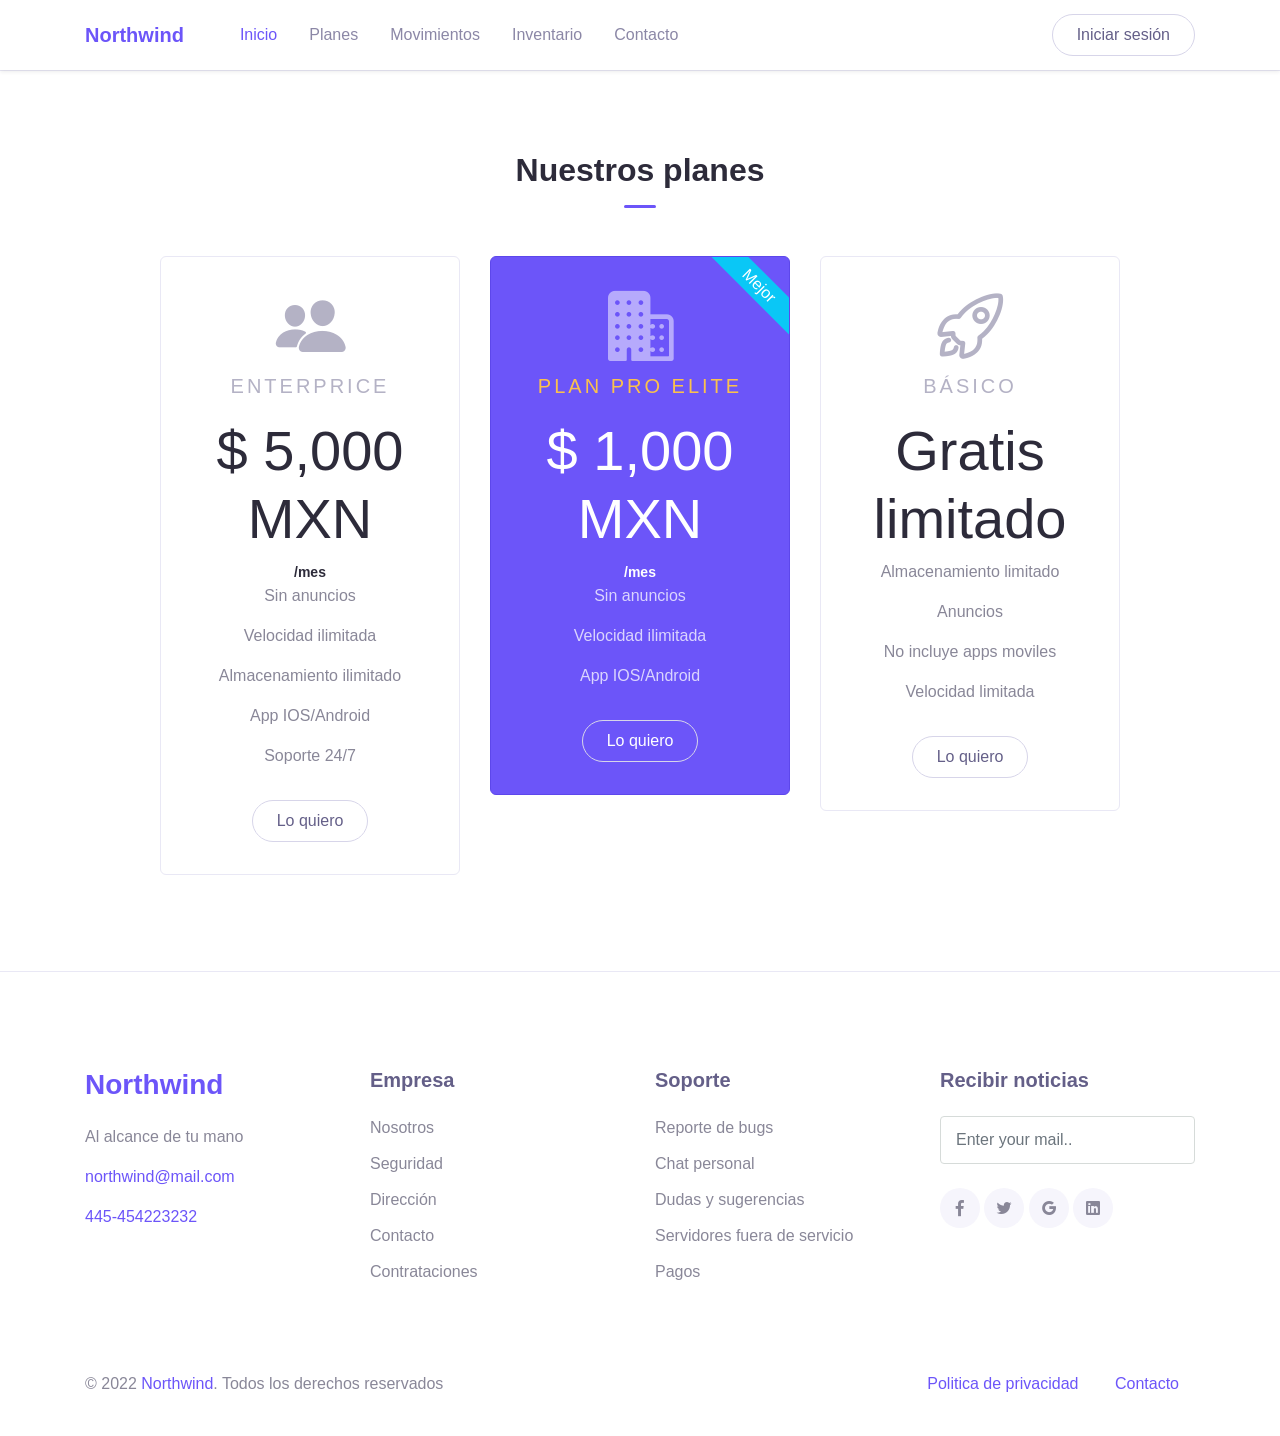
<file: html/planes.html>
<!DOCTYPE html>
<html lang="en">

<head>
  <meta charset="UTF-8">
  <meta name="viewport" content="width=device-width, initial-scale=1.0">

  <meta http-equiv="X-UA-Compatible" content="IE=edge">

  <title>Northwind</title>

  <link rel="stylesheet" href="../assets/vendor/animate/animate.css">

  <link rel="stylesheet" href="../assets/css/bootstrap.css">

  <link rel="stylesheet" href="../assets/css/maicons.css">

  <link rel="stylesheet" href="../assets/vendor/owl-carousel/css/owl.carousel.css">

  <link rel="stylesheet" href="../assets/css/theme.css">

</head>

<body>

  <!-- Back to top button -->
  <div class="back-to-top"></div>

  <header>
    <nav class="navbar navbar-expand-lg navbar-light shadow-sm">
      <div class="container">
        <a href="index.html" class="navbar-brand"><span class="text-primary">Northwind</span></a>
        <button class="navbar-toggler" data-toggle="collapse" data-target="#navbarContent" aria-controls="navbarContent"
          aria-expanded="false" aria-label="Toggle navigation">
          <span class="navbar-toggler-icon"></span>
        </button>

        <div class="navbar-collapse collapse" id="navbarContent">
          <ul class="navbar-nav ml-lg-4 pt-3 pt-lg-0">
            <li class="nav-item active">
              <a href="index.html" class="nav-link">Inicio</a>
            </li>
            <li class="nav-item">
              <a href="planes.html" class="nav-link">Planes</a>
            </li>
            <li class="nav-item">
              <a href="movi.html" class="nav-link">Movimientos</a>
            </li>
            <li class="nav-item">
              <a href="inv.html" class="nav-link">Inventario</a>
            </li>
            <li class="nav-item">
              <a href="contact.html" class="nav-link">Contacto</a>
            </li>
          </ul>

          <div class="ml-auto">
            <a href="#" class="btn btn-outline rounded-pill">Iniciar sesión</a>
          </div>
        </div>
      </div>
    </nav>



    <main>










      <div class="page-section border-top">
        <div class="container">
          <div class="text-center wow fadeInUp">
            <h2 class="title-section">Nuestros planes</h2>
            <div class="divider mx-auto"></div>
          </div>

          <div class="row justify-content-center">
            <div class="col-12 col-lg-auto py-3 wow fadeInLeft">
              <div class="card-pricing">
                <div class="header">
                  <div class="price-icon"><span class="mai-people"></span></div>
                  <div class="price-title">Enterprice</div>
                </div>
                <div class="body py-3">
                  <div class="price-tag">
                    
                    <h2 class="display-4">$ 5,000 MXN</h2>
                    <span class="period">/mes</span>
                  </div>
                  <div class="price-info">
                    <p>Sin anuncios</p>
                    <p>Velocidad ilimitada</p>
                    <p>Almacenamiento ilimitado</p>
                    <p>App IOS/Android</p>
                    <p>Soporte 24/7</p>
                  </div>
                </div>
                <div class="footer">
                  <a href="#" class="btn btn-outline rounded-pill">Lo quiero</a>
                </div>
              </div>
            </div>

            <div class="col-12 col-lg-auto py-3 wow fadeInUp">
              <div class="card-pricing active">
                <div class="header">
                  <div class="price-labled">Mejor</div>
                  <div class="price-icon"><span class="mai-business"></span></div>
                  <div class="price-title">Plan Pro Elite</div>
                </div>
                <div class="body py-3">
                  <div class="price-tag">
                    <h2 class="display-4">$ 1,000 MXN </h2>
                    <span class="period">/mes</span>
                  </div>
                  <div class="price-info">
                    
                    <p>Sin anuncios</p>
                    <p>Velocidad ilimitada</p>
                    <p>App IOS/Android</p>
                    <p></p>
                    
                  </div>
                </div>
                <div class="footer">
                  <a href="#" class="btn btn-outline rounded-pill">Lo quiero</a>
                </div>
              </div>
            </div>

            <div class="col-12 col-lg-auto py-3 wow fadeInRight">
              <div class="card-pricing">
                <div class="header">
                  <div class="price-icon"><span class="mai-rocket-outline"></span></div>
                  <div class="price-title">Básico</div>
                </div>
                <div class="body py-3">
                  <div class="price-tag">
                    <h2 class="display-4">Gratis limitado</h2>
                  </div>
                  <div class="price-info">
                    <p>Almacenamiento limitado</p>
                    <p>Anuncios</p>
                    <p>No incluye apps moviles</p>
                    <p>Velocidad limitada</p>
                  </div>
                </div>
                <div class="footer">
                  <a href="#" class="btn btn-outline rounded-pill">Lo quiero</a>
                </div>
              </div>
            </div>

          </div>
        </div> <!-- .container -->
      </div> <!-- .page-section -->








    </main>





    <footer class="page-footer">
      <div class="container">
        <div class="row justify-content-center mb-5">
          <div class="col-lg-3 py-3">
            <h3><span class="text-primary">Northwind</span></h3>
            <p>Al alcance de tu mano</p>

            <p><a href="#">northwind@mail.com</a></p>
            <p><a href="#">445-454223232</a></p>
          </div>
          <div class="col-lg-3 py-3">
            <h5>Empresa</h5>
            <ul class="footer-menu">
              <li><a href="#">Nosotros</a></li>
              <li><a href="#">Seguridad</a></li>
              <li><a href="#">Dirección</a></li>
              <li><a href="#">Contacto</a></li>
              <li><a href="#">Contrataciones</a></li>
            </ul>
          </div>
          <div class="col-lg-3 py-3">
            <h5>Soporte</h5>
            <ul class="footer-menu">
              <li><a href="#">Reporte de bugs</a></li>
              <li><a href="#">Chat personal</a></li>
              <li><a href="#">Dudas y sugerencias</a></li>
              <li><a href="#">Servidores fuera de servicio</a></li>
              <li><a href="#">Pagos</a></li>
            </ul>
          </div>
          <div class="col-lg-3 py-3">
            <h5>Recibir noticias</h5>
            <form action="#">
              <input type="text" class="form-control" placeholder="Enter your mail..">
            </form>

            <div class="sosmed-button mt-4">
              <a href="#"><span class="mai-logo-facebook-f"></span></a>
              <a href="#"><span class="mai-logo-twitter"></span></a>
              <a href="#"><span class="mai-logo-google"></span></a>
              <a href="#"><span class="mai-logo-linkedin"></span></a>
            </div>
          </div>
        </div>

        <div class="row">
          <div class="col-sm-6 py-2">
            <p id="copyright">&copy; 2022 <a href="">Northwind</a>. Todos los derechos reservados</p>
          </div>
          <div class="col-sm-6 py-2 text-right">
            <div class="d-inline-block px-3">
              <a href="#">Politica de privacidad</a>
            </div>
            <div class="d-inline-block px-3">
              <a href="#">Contacto</a>
            </div>
          </div>
        </div>
      </div> <!-- .container -->
    </footer> <!-- .page-footer -->


    <script src="../assets/js/jquery-3.5.1.min.js"></script>

    <script src="../assets/js/bootstrap.bundle.min.js"></script>

    <script src="../assets/vendor/wow/wow.min.js"></script>

    <script src="../assets/vendor/owl-carousel/js/owl.carousel.min.js"></script>

    <script src="../assets/vendor/waypoints/jquery.waypoints.min.js"></script>

    <script src="../assets/vendor/animateNumber/jquery.animateNumber.min.js"></script>

    <script src="../assets/js/google-maps.js"></script>

    <script src="../assets/js/theme.js"></script>

</body>

</html>
</file>
<file: assets/css/maicons.css>
@font-face {
  font-family: 'maicons';
  src:  url('../fonts/maicons.eot?c9nlkl');
  src:  url('../fonts/maicons.eot?c9nlkl#iefix') format('embedded-opentype'),
    url('../fonts/maicons.ttf?c9nlkl') format('truetype'),
    url('../fonts/maicons.woff?c9nlkl') format('woff'),
    url('../fonts/maicons.svg?c9nlkl#maicons') format('svg');
  font-weight: normal;
  font-style: normal;
  font-display: block;
}

[class^="mai-"], [class*=" mai-"] {
  /* use !important to prevent issues with browser extensions that change fonts */
  font-family: 'maicons' !important;
  speak: none;
  font-style: normal;
  font-weight: normal;
  font-variant: normal;
  text-transform: none;
  line-height: 1;

  /* Better Font Rendering =========== */
  -webkit-font-smoothing: antialiased;
  -moz-osx-font-smoothing: grayscale;
}

.mai-add:before {
  content: "\e900";
}
.mai-add-circle:before {
  content: "\e901";
}
.mai-add-circle-outline:before {
  content: "\e902";
}
.mai-airplane:before {
  content: "\e903";
}
.mai-airplane-outline:before {
  content: "\e904";
}
.mai-alarm:before {
  content: "\e905";
}
.mai-alarm-outline:before {
  content: "\e906";
}
.mai-albums:before {
  content: "\e907";
}
.mai-albums-outline:before {
  content: "\e908";
}
.mai-alert:before {
  content: "\e909";
}
.mai-alert-circle:before {
  content: "\e90a";
}
.mai-alert-circle-outline:before {
  content: "\e90b";
}
.mai-analytics:before {
  content: "\e90c";
}
.mai-analytics-outline:before {
  content: "\e90d";
}
.mai-aperture:before {
  content: "\e90e";
}
.mai-aperture-outline:before {
  content: "\e90f";
}
.mai-apps:before {
  content: "\e910";
}
.mai-apps-outline:before {
  content: "\e911";
}
.mai-archive:before {
  content: "\e912";
}
.mai-archive-outline:before {
  content: "\e913";
}
.mai-arrow-back:before {
  content: "\e914";
}
.mai-arrow-back-circle:before {
  content: "\e915";
}
.mai-arrow-back-circle-outline:before {
  content: "\e916";
}
.mai-arrow-down:before {
  content: "\e917";
}
.mai-arrow-down-circle:before {
  content: "\e918";
}
.mai-arrow-down-circle-outline:before {
  content: "\e919";
}
.mai-arrow-forward:before {
  content: "\e91a";
}
.mai-arrow-forward-circle:before {
  content: "\e91b";
}
.mai-arrow-forward-circle-outline:before {
  content: "\e91c";
}
.mai-arrow-redo:before {
  content: "\e91d";
}
.mai-arrow-redo-circle:before {
  content: "\e91e";
}
.mai-arrow-redo-circle-outline:before {
  content: "\e91f";
}
.mai-arrow-redo-outline:before {
  content: "\e920";
}
.mai-arrow-undo:before {
  content: "\e921";
}
.mai-arrow-undo-circle:before {
  content: "\e922";
}
.mai-arrow-undo-circle-outline:before {
  content: "\e923";
}
.mai-arrow-undo-outline:before {
  content: "\e924";
}
.mai-arrow-up:before {
  content: "\e925";
}
.mai-arrow-up-circle:before {
  content: "\e926";
}
.mai-arrow-up-circle-outline:before {
  content: "\e927";
}
.mai-at:before {
  content: "\e928";
}
.mai-at-circle:before {
  content: "\e929";
}
.mai-at-circle-outline:before {
  content: "\e92a";
}
.mai-attach:before {
  content: "\e92b";
}
.mai-attach-outline:before {
  content: "\e92c";
}
.mai-backspace:before {
  content: "\e92d";
}
.mai-backspace-outline:before {
  content: "\e92e";
}
.mai-bandage:before {
  content: "\e92f";
}
.mai-bandage-outline:before {
  content: "\e930";
}
.mai-bar-chart:before {
  content: "\e932";
}
.mai-bar-chart-outline:before {
  content: "\e933";
}
.mai-barbell:before {
  content: "\e931";
}
.mai-barcode:before {
  content: "\e934";
}
.mai-barcode-outline:before {
  content: "\e935";
}
.mai-baseball:before {
  content: "\e936";
}
.mai-baseball-outline:before {
  content: "\e937";
}
.mai-basket:before {
  content: "\e938";
}
.mai-basket-outline:before {
  content: "\e93b";
}
.mai-basketball:before {
  content: "\e939";
}
.mai-basketball-outline:before {
  content: "\e93a";
}
.mai-battery-charging:before {
  content: "\e93c";
}
.mai-battery-dead:before {
  content: "\e93d";
}
.mai-battery-full:before {
  content: "\e93e";
}
.mai-battery-half:before {
  content: "\e93f";
}
.mai-beaker:before {
  content: "\e940";
}
.mai-beaker-outline:before {
  content: "\e941";
}
.mai-bed:before {
  content: "\e942";
}
.mai-bed-outline:before {
  content: "\e943";
}
.mai-beer:before {
  content: "\e944";
}
.mai-beer-outline:before {
  content: "\e945";
}
.mai-bicycle:before {
  content: "\e946";
}
.mai-bluetooth:before {
  content: "\e947";
}
.mai-boat:before {
  content: "\e948";
}
.mai-boat-outline:before {
  content: "\e949";
}
.mai-body:before {
  content: "\e94a";
}
.mai-body-outline:before {
  content: "\e94b";
}
.mai-bonfire:before {
  content: "\e94c";
}
.mai-bonfire-outline:before {
  content: "\e94d";
}
.mai-book:before {
  content: "\e94e";
}
.mai-book-outline:before {
  content: "\e953";
}
.mai-bookmark:before {
  content: "\e94f";
}
.mai-bookmark-outline:before {
  content: "\e950";
}
.mai-bookmarks:before {
  content: "\e951";
}
.mai-bookmarks-outline:before {
  content: "\e952";
}
.mai-briefcase:before {
  content: "\e954";
}
.mai-briefcase-outline:before {
  content: "\e955";
}
.mai-browsers:before {
  content: "\e956";
}
.mai-browsers-outline:before {
  content: "\e957";
}
.mai-brush:before {
  content: "\e958";
}
.mai-brush-outline:before {
  content: "\e959";
}
.mai-bug:before {
  content: "\e95a";
}
.mai-bug-outline:before {
  content: "\e95b";
}
.mai-build:before {
  content: "\e95c";
}
.mai-build-outline:before {
  content: "\e95d";
}
.mai-bulb:before {
  content: "\e95e";
}
.mai-bulb-outline:before {
  content: "\e95f";
}
.mai-bus:before {
  content: "\e960";
}
.mai-bus-outline:before {
  content: "\e963";
}
.mai-business:before {
  content: "\e961";
}
.mai-business-outline:before {
  content: "\e962";
}
.mai-cafe:before {
  content: "\e964";
}
.mai-cafe-outline:before {
  content: "\e965";
}
.mai-calculator:before {
  content: "\e966";
}
.mai-calculator-outline:before {
  content: "\e967";
}
.mai-calendar:before {
  content: "\e968";
}
.mai-calendar-outline:before {
  content: "\e969";
}
.mai-call:before {
  content: "\e96a";
}
.mai-call-outline:before {
  content: "\e96b";
}
.mai-camera:before {
  content: "\e96c";
}
.mai-camera-outline:before {
  content: "\e96d";
}
.mai-camera-reverse:before {
  content: "\e96e";
}
.mai-camera-reverse-outline:before {
  content: "\e96f";
}
.mai-car:before {
  content: "\e970";
}
.mai-car-outline:before {
  content: "\e97f";
}
.mai-car-sport:before {
  content: "\e980";
}
.mai-car-sport-outline:before {
  content: "\e981";
}
.mai-card:before {
  content: "\e971";
}
.mai-card-outline:before {
  content: "\e972";
}
.mai-caret-back:before {
  content: "\e973";
}
.mai-caret-back-circle:before {
  content: "\e974";
}
.mai-caret-back-circle-outline:before {
  content: "\e975";
}
.mai-caret-down:before {
  content: "\e976";
}
.mai-caret-down-circle:before {
  content: "\e977";
}
.mai-caret-down-circle-outline:before {
  content: "\e978";
}
.mai-caret-forward:before {
  content: "\e979";
}
.mai-caret-forward-circle:before {
  content: "\e97a";
}
.mai-caret-forward-circle-outline:before {
  content: "\e97b";
}
.mai-caret-up:before {
  content: "\e97c";
}
.mai-caret-up-circle:before {
  content: "\e97d";
}
.mai-caret-up-circle-outline:before {
  content: "\e97e";
}
.mai-cart:before {
  content: "\e982";
}
.mai-cart-outline:before {
  content: "\e983";
}
.mai-cash:before {
  content: "\e984";
}
.mai-cash-outline:before {
  content: "\e985";
}
.mai-chatbox:before {
  content: "\e986";
}
.mai-chatbox-ellipses:before {
  content: "\e987";
}
.mai-chatbox-ellipses-outline:before {
  content: "\e988";
}
.mai-chatbox-outline:before {
  content: "\e989";
}
.mai-chatbubble:before {
  content: "\e98a";
}
.mai-chatbubble-ellipses:before {
  content: "\e98b";
}
.mai-chatbubble-ellipses-outline:before {
  content: "\e98c";
}
.mai-chatbubble-outline:before {
  content: "\e98d";
}
.mai-chatbubbles:before {
  content: "\e98e";
}
.mai-chatbubbles-outline:before {
  content: "\e98f";
}
.mai-checkbox:before {
  content: "\e990";
}
.mai-checkbox-outline:before {
  content: "\e991";
}
.mai-checkmark:before {
  content: "\e992";
}
.mai-checkmark-circle:before {
  content: "\e993";
}
.mai-checkmark-circle-outline:before {
  content: "\e994";
}
.mai-checkmark-done:before {
  content: "\e995";
}
.mai-checkmark-done-circle:before {
  content: "\e996";
}
.mai-checkmark-done-circle-outline:before {
  content: "\e997";
}
.mai-chevron-back:before {
  content: "\e998";
}
.mai-chevron-back-circle:before {
  content: "\e999";
}
.mai-chevron-back-circle-outline:before {
  content: "\e99a";
}
.mai-chevron-down:before {
  content: "\e99b";
}
.mai-chevron-down-circle:before {
  content: "\e99c";
}
.mai-chevron-down-circle-outline:before {
  content: "\e99d";
}
.mai-chevron-forward:before {
  content: "\e99e";
}
.mai-chevron-forward-circle:before {
  content: "\e99f";
}
.mai-chevron-forward-circle-outline:before {
  content: "\e9a0";
}
.mai-chevron-up:before {
  content: "\e9a1";
}
.mai-chevron-up-circle:before {
  content: "\e9a2";
}
.mai-chevron-up-circle-outline:before {
  content: "\e9a3";
}
.mai-clipboard:before {
  content: "\e9a4";
}
.mai-clipboard-outline:before {
  content: "\e9a5";
}
.mai-close:before {
  content: "\e9a6";
}
.mai-close-circle:before {
  content: "\e9a7";
}
.mai-close-circle-outline:before {
  content: "\e9a8";
}
.mai-cloud:before {
  content: "\e9a9";
}
.mai-cloud-circle:before {
  content: "\e9aa";
}
.mai-cloud-circle-outline:before {
  content: "\e9ab";
}
.mai-cloud-done:before {
  content: "\e9ac";
}
.mai-cloud-done-outline:before {
  content: "\e9ad";
}
.mai-cloud-download:before {
  content: "\e9ae";
}
.mai-cloud-download-outline:before {
  content: "\e9af";
}
.mai-cloud-offline:before {
  content: "\e9b0";
}
.mai-cloud-offline-outline:before {
  content: "\e9b1";
}
.mai-cloud-outline:before {
  content: "\e9b2";
}
.mai-cloud-upload:before {
  content: "\e9b3";
}
.mai-cloud-upload-outline:before {
  content: "\e9b4";
}
.mai-cloudy:before {
  content: "\e9b5";
}
.mai-cloudy-night:before {
  content: "\e9b6";
}
.mai-cloudy-night-outline:before {
  content: "\e9b7";
}
.mai-cloudy-outline:before {
  content: "\e9b8";
}
.mai-code:before {
  content: "\e9b9";
}
.mai-code-download:before {
  content: "\e9ba";
}
.mai-code-slash:before {
  content: "\e9bb";
}
.mai-code-working:before {
  content: "\e9bc";
}
.mai-cog:before {
  content: "\e9bd";
}
.mai-color-fill:before {
  content: "\e9be";
}
.mai-color-fill-outline:before {
  content: "\e9bf";
}
.mai-color-filter:before {
  content: "\e9c0";
}
.mai-color-filter-outline:before {
  content: "\e9c1";
}
.mai-color-palette:before {
  content: "\e9c2";
}
.mai-color-palette-outline:before {
  content: "\e9c3";
}
.mai-color-wand:before {
  content: "\e9c4";
}
.mai-color-wand-outline:before {
  content: "\e9c5";
}
.mai-compass:before {
  content: "\e9c6";
}
.mai-compass-outline:before {
  content: "\e9c7";
}
.mai-construct:before {
  content: "\e9c8";
}
.mai-construct-outline:before {
  content: "\e9c9";
}
.mai-contract:before {
  content: "\e9ca";
}
.mai-contrast:before {
  content: "\e9cb";
}
.mai-copy:before {
  content: "\e9cc";
}
.mai-copy-outline:before {
  content: "\e9cd";
}
.mai-create:before {
  content: "\e9ce";
}
.mai-create-outline:before {
  content: "\e9cf";
}
.mai-crop:before {
  content: "\e9d0";
}
.mai-cube:before {
  content: "\e9d1";
}
.mai-cube-outline:before {
  content: "\e9d2";
}
.mai-cut:before {
  content: "\e9d3";
}
.mai-desktop:before {
  content: "\e9d4";
}
.mai-desktop-outline:before {
  content: "\e9d5";
}
.mai-disc:before {
  content: "\e9d6";
}
.mai-disc-outline:before {
  content: "\e9d7";
}
.mai-document:before {
  content: "\e9d8";
}
.mai-document-outline:before {
  content: "\e9d9";
}
.mai-document-text:before {
  content: "\e9dc";
}
.mai-document-text-outline:before {
  content: "\e9dd";
}
.mai-documents:before {
  content: "\e9da";
}
.mai-documents-outline:before {
  content: "\e9db";
}
.mai-download:before {
  content: "\e9de";
}
.mai-download-outline:before {
  content: "\e9df";
}
.mai-duplicate:before {
  content: "\e9e0";
}
.mai-duplicate-outline:before {
  content: "\e9e1";
}
.mai-ear:before {
  content: "\e9e2";
}
.mai-ear-outline:before {
  content: "\e9e3";
}
.mai-earth:before {
  content: "\e9e4";
}
.mai-earth-outline:before {
  content: "\e9e5";
}
.mai-easel:before {
  content: "\e9e6";
}
.mai-easel-outline:before {
  content: "\e9e7";
}
.mai-egg:before {
  content: "\e9e8";
}
.mai-egg-outline:before {
  content: "\e9e9";
}
.mai-ellipse:before {
  content: "\e9ea";
}
.mai-ellipse-outline:before {
  content: "\e9eb";
}
.mai-ellipsis-horizontal:before {
  content: "\e9ec";
}
.mai-ellipsis-horizontal-circle:before {
  content: "\e9ed";
}
.mai-ellipsis-vertical:before {
  content: "\e9ee";
}
.mai-ellipsis-vertical-circle:before {
  content: "\e9ef";
}
.mai-enter:before {
  content: "\e9f0";
}
.mai-enter-outline:before {
  content: "\e9f1";
}
.mai-exit:before {
  content: "\e9f2";
}
.mai-exit-outline:before {
  content: "\e9f3";
}
.mai-expand:before {
  content: "\e9f4";
}
.mai-eye:before {
  content: "\e9f5";
}
.mai-eye-off:before {
  content: "\e9f8";
}
.mai-eye-off-outline:before {
  content: "\e9f9";
}
.mai-eye-outline:before {
  content: "\e9fa";
}
.mai-eyedrop:before {
  content: "\e9f6";
}
.mai-eyedrop-outline:before {
  content: "\e9f7";
}
.mai-fast-food:before {
  content: "\e9fb";
}
.mai-fast-food-outline:before {
  content: "\e9fc";
}
.mai-female:before {
  content: "\e9fd";
}
.mai-file-tray:before {
  content: "\e9fe";
}
.mai-file-tray-full:before {
  content: "\e9ff";
}
.mai-file-tray-full-outline:before {
  content: "\ea00";
}
.mai-file-tray-outline:before {
  content: "\ea01";
}
.mai-film:before {
  content: "\ea02";
}
.mai-film-outline:before {
  content: "\ea03";
}
.mai-filter:before {
  content: "\ea04";
}
.mai-finger-print:before {
  content: "\ea05";
}
.mai-fitness:before {
  content: "\ea06";
}
.mai-fitness-outline:before {
  content: "\ea07";
}
.mai-flag:before {
  content: "\ea08";
}
.mai-flag-outline:before {
  content: "\ea09";
}
.mai-flame:before {
  content: "\ea0a";
}
.mai-flame-outline:before {
  content: "\ea0b";
}
.mai-flash:before {
  content: "\ea0c";
}
.mai-flash-off:before {
  content: "\ea0f";
}
.mai-flash-off-outline:before {
  content: "\ea10";
}
.mai-flash-outline:before {
  content: "\ea11";
}
.mai-flashlight:before {
  content: "\ea0d";
}
.mai-flashlight-outline:before {
  content: "\ea0e";
}
.mai-flask:before {
  content: "\ea12";
}
.mai-flask-outline:before {
  content: "\ea13";
}
.mai-flower:before {
  content: "\ea14";
}
.mai-flower-outline:before {
  content: "\ea15";
}
.mai-folder:before {
  content: "\ea16";
}
.mai-folder-open:before {
  content: "\ea17";
}
.mai-folder-open-outline:before {
  content: "\ea18";
}
.mai-folder-outline:before {
  content: "\ea19";
}
.mai-football:before {
  content: "\ea1a";
}
.mai-football-outline:before {
  content: "\ea1b";
}
.mai-funnel:before {
  content: "\ea1c";
}
.mai-funnel-outline:before {
  content: "\ea1d";
}
.mai-game-controller:before {
  content: "\ea1e";
}
.mai-game-controller-outline:before {
  content: "\ea1f";
}
.mai-gift:before {
  content: "\ea20";
}
.mai-gift-outline:before {
  content: "\ea21";
}
.mai-git-branch:before {
  content: "\ea22";
}
.mai-git-commit:before {
  content: "\ea23";
}
.mai-git-compare:before {
  content: "\ea24";
}
.mai-git-merge:before {
  content: "\ea25";
}
.mai-git-network:before {
  content: "\ea26";
}
.mai-git-pull-request:before {
  content: "\ea27";
}
.mai-glasses:before {
  content: "\ea28";
}
.mai-glasses-outline:before {
  content: "\ea29";
}
.mai-globe:before {
  content: "\ea2a";
}
.mai-globe-outline:before {
  content: "\ea2b";
}
.mai-golf:before {
  content: "\ea2c";
}
.mai-golf-outline:before {
  content: "\ea2d";
}
.mai-grid:before {
  content: "\ea2e";
}
.mai-grid-outline:before {
  content: "\ea2f";
}
.mai-hammer:before {
  content: "\ea30";
}
.mai-hammer-outline:before {
  content: "\ea31";
}
.mai-hand-left:before {
  content: "\ea32";
}
.mai-hand-left-outline:before {
  content: "\ea33";
}
.mai-hand-right:before {
  content: "\ea34";
}
.mai-hand-right-outline:before {
  content: "\ea35";
}
.mai-happy:before {
  content: "\ea36";
}
.mai-happy-outline:before {
  content: "\ea37";
}
.mai-hardware-chip:before {
  content: "\ea38";
}
.mai-hardware-chip-outline:before {
  content: "\ea39";
}
.mai-headset:before {
  content: "\ea3a";
}
.mai-headset-outline:before {
  content: "\ea3b";
}
.mai-heart:before {
  content: "\ea3c";
}
.mai-heart-circle:before {
  content: "\ea3d";
}
.mai-heart-circle-outline:before {
  content: "\ea3e";
}
.mai-heart-dislike:before {
  content: "\ea3f";
}
.mai-heart-dislike-circle:before {
  content: "\ea40";
}
.mai-heart-dislike-circle-outline:before {
  content: "\ea41";
}
.mai-heart-dislike-outline:before {
  content: "\ea42";
}
.mai-heart-half:before {
  content: "\ea43";
}
.mai-heart-half-outline:before {
  content: "\ea44";
}
.mai-heart-outline:before {
  content: "\ea45";
}
.mai-help:before {
  content: "\ea46";
}
.mai-help-buoy:before {
  content: "\ea47";
}
.mai-help-buoy-outline:before {
  content: "\ea48";
}
.mai-help-circle:before {
  content: "\ea49";
}
.mai-help-circle-outline:before {
  content: "\ea4a";
}
.mai-home:before {
  content: "\ea4b";
}
.mai-home-outline:before {
  content: "\ea4c";
}
.mai-hourglass:before {
  content: "\ea4d";
}
.mai-hourglass-outline:before {
  content: "\ea4e";
}
.mai-ice-cream:before {
  content: "\ea4f";
}
.mai-ice-cream-outline:before {
  content: "\ea50";
}
.mai-image:before {
  content: "\ea51";
}
.mai-image-outline:before {
  content: "\ea52";
}
.mai-images:before {
  content: "\ea53";
}
.mai-images-outline:before {
  content: "\ea54";
}
.mai-infinite:before {
  content: "\ea55";
}
.mai-information:before {
  content: "\ea56";
}
.mai-information-circle:before {
  content: "\ea57";
}
.mai-information-circle-outline:before {
  content: "\ea58";
}
.mai-journal:before {
  content: "\ea59";
}
.mai-journal-outline:before {
  content: "\ea5a";
}
.mai-key:before {
  content: "\ea5b";
}
.mai-key-outline:before {
  content: "\ea5c";
}
.mai-keypad:before {
  content: "\ea5d";
}
.mai-keypad-outline:before {
  content: "\ea5e";
}
.mai-language:before {
  content: "\ea5f";
}
.mai-laptop:before {
  content: "\ea60";
}
.mai-laptop-outline:before {
  content: "\ea61";
}
.mai-layers:before {
  content: "\ea62";
}
.mai-layers-outline:before {
  content: "\ea63";
}
.mai-leaf:before {
  content: "\ea64";
}
.mai-leaf-outline:before {
  content: "\ea65";
}
.mai-library:before {
  content: "\ea66";
}
.mai-library-outline:before {
  content: "\ea67";
}
.mai-link:before {
  content: "\ea68";
}
.mai-list:before {
  content: "\ea69";
}
.mai-list-circle:before {
  content: "\ea6a";
}
.mai-list-circle-outline:before {
  content: "\ea6b";
}
.mai-locate:before {
  content: "\ea6c";
}
.mai-location:before {
  content: "\ea6d";
}
.mai-location-outline:before {
  content: "\ea6e";
}
.mai-lock-closed:before {
  content: "\ea6f";
}
.mai-lock-closed-outline:before {
  content: "\ea70";
}
.mai-lock-open:before {
  content: "\ea71";
}
.mai-lock-open-outline:before {
  content: "\ea72";
}
.mai-log-in:before {
  content: "\ea73";
}
.mai-log-in-outline:before {
  content: "\ea74";
}
.mai-log-out:before {
  content: "\ea75";
}
.mai-log-out-outline:before {
  content: "\ea76";
}
.mai-logo-500px:before {
  content: "\ea8e";
}
.mai-logo-accessible-icon:before {
  content: "\eaef";
}
.mai-logo-accusoft:before {
  content: "\eba2";
}
.mai-logo-algolia:before {
  content: "\eba3";
}
.mai-logo-alipay:before {
  content: "\eba4";
}
.mai-logo-amazon:before {
  content: "\eba5";
}
.mai-logo-amplify:before {
  content: "\eba6";
}
.mai-logo-android:before {
  content: "\eba7";
}
.mai-logo-angular:before {
  content: "\eba8";
}
.mai-logo-apple:before {
  content: "\eba9";
}
.mai-logo-apple-appstore:before {
  content: "\ebaa";
}
.mai-logo-aws:before {
  content: "\ebab";
}
.mai-logo-behance:before {
  content: "\ebac";
}
.mai-logo-bitbucket:before {
  content: "\ebad";
}
.mai-logo-bitcoin:before {
  content: "\ebae";
}
.mai-logo-blackberry:before {
  content: "\ebaf";
}
.mai-logo-blogger:before {
  content: "\ebb0";
}
.mai-logo-buffer:before {
  content: "\ebb1";
}
.mai-logo-buysellads:before {
  content: "\ebb2";
}
.mai-logo-capacitor:before {
  content: "\ebb3";
}
.mai-logo-cc-amazon-pay:before {
  content: "\ebb4";
}
.mai-logo-cc-amex:before {
  content: "\ebb5";
}
.mai-logo-cc-apple-pay:before {
  content: "\ebb6";
}
.mai-logo-cc-diners-club:before {
  content: "\ebb7";
}
.mai-logo-cc-discover:before {
  content: "\ebb8";
}
.mai-logo-cc-jcb:before {
  content: "\ebb9";
}
.mai-logo-cc-mastercard:before {
  content: "\ebba";
}
.mai-logo-cc-paypal:before {
  content: "\ebbb";
}
.mai-logo-cc-stripe:before {
  content: "\ebbc";
}
.mai-logo-cc-visa:before {
  content: "\ebbd";
}
.mai-logo-chrome:before {
  content: "\ebbe";
}
.mai-logo-closed-captioning:before {
  content: "\ebbf";
}
.mai-logo-codepen:before {
  content: "\ebc0";
}
.mai-logo-cpanel:before {
  content: "\ebc1";
}
.mai-logo-creative-commons:before {
  content: "\ebc2";
}
.mai-logo-css3:before {
  content: "\ebc3";
}
.mai-logo-cuttlefish:before {
  content: "\ebc4";
}
.mai-logo-d-and-d:before {
  content: "\ebc5";
}
.mai-logo-dashcube:before {
  content: "\ebc6";
}
.mai-logo-designernews:before {
  content: "\ebc7";
}
.mai-logo-deviantart:before {
  content: "\ebc8";
}
.mai-logo-digg:before {
  content: "\ebc9";
}
.mai-logo-digital-ocean:before {
  content: "\ebca";
}
.mai-logo-discord:before {
  content: "\ebcb";
}
.mai-logo-discourse:before {
  content: "\ebcc";
}
.mai-logo-dochub:before {
  content: "\ebcd";
}
.mai-logo-docker:before {
  content: "\ebce";
}
.mai-logo-dribbble:before {
  content: "\ebcf";
}
.mai-logo-dropbox:before {
  content: "\ebd0";
}
.mai-logo-drupal:before {
  content: "\ebd1";
}
.mai-logo-dyalog:before {
  content: "\ebd2";
}
.mai-logo-earlybirds:before {
  content: "\ebd3";
}
.mai-logo-ebay:before {
  content: "\ebd4";
}
.mai-logo-edge:before {
  content: "\ebd5";
}
.mai-logo-electron:before {
  content: "\ebd6";
}
.mai-logo-elementor:before {
  content: "\ebd7";
}
.mai-logo-ello:before {
  content: "\ebd8";
}
.mai-logo-ember:before {
  content: "\ebd9";
}
.mai-logo-empire:before {
  content: "\ebda";
}
.mai-logo-envira:before {
  content: "\ebdb";
}
.mai-logo-erlang:before {
  content: "\ebdc";
}
.mai-logo-etsy:before {
  content: "\ebdd";
}
.mai-logo-euro:before {
  content: "\ebde";
}
.mai-logo-expeditedssl:before {
  content: "\ebdf";
}
.mai-logo-facebook:before {
  content: "\ebe0";
}
.mai-logo-facebook-f:before {
  content: "\ebe1";
}
.mai-logo-facebook-messenger:before {
  content: "\ebe2";
}
.mai-logo-firebase:before {
  content: "\ebe3";
}
.mai-logo-firefox:before {
  content: "\ebe4";
}
.mai-logo-flickr:before {
  content: "\ebe5";
}
.mai-logo-flipboard:before {
  content: "\ebe6";
}
.mai-logo-fly:before {
  content: "\ebe7";
}
.mai-logo-foursquare:before {
  content: "\ebe8";
}
.mai-logo-freebsd:before {
  content: "\ebe9";
}
.mai-logo-gg:before {
  content: "\ebea";
}
.mai-logo-git:before {
  content: "\ebeb";
}
.mai-logo-github:before {
  content: "\ebec";
}
.mai-logo-github-alt:before {
  content: "\ebed";
}
.mai-logo-gitlab:before {
  content: "\ebee";
}
.mai-logo-gitter:before {
  content: "\ebef";
}
.mai-logo-glide:before {
  content: "\ebf0";
}
.mai-logo-glide-g:before {
  content: "\ebf1";
}
.mai-logo-google:before {
  content: "\ebf2";
}
.mai-logo-google-drive:before {
  content: "\ebf3";
}
.mai-logo-google-play:before {
  content: "\ebf4";
}
.mai-logo-google-playstore:before {
  content: "\ebf5";
}
.mai-logo-google-plus:before {
  content: "\ebf6";
}
.mai-logo-google-plus-g:before {
  content: "\ebf7";
}
.mai-logo-google-wallet:before {
  content: "\ebf8";
}
.mai-logo-grunt:before {
  content: "\ebf9";
}
.mai-logo-gulp:before {
  content: "\ebfa";
}
.mai-logo-hackernews:before {
  content: "\ebfb";
}
.mai-logo-hotjar:before {
  content: "\ebfc";
}
.mai-logo-html5:before {
  content: "\ebfd";
}
.mai-logo-hubspot:before {
  content: "\ebfe";
}
.mai-logo-imdb:before {
  content: "\ebff";
}
.mai-logo-instagram:before {
  content: "\ec00";
}
.mai-logo-internet-explorer:before {
  content: "\ec01";
}
.mai-logo-ionic:before {
  content: "\ec02";
}
.mai-logo-ionitron:before {
  content: "\ec03";
}
.mai-logo-itunes:before {
  content: "\ec04";
}
.mai-logo-java:before {
  content: "\ec05";
}
.mai-logo-javascript:before {
  content: "\ec06";
}
.mai-logo-joomla:before {
  content: "\ec07";
}
.mai-logo-jsfiddle:before {
  content: "\ec08";
}
.mai-logo-keycdn:before {
  content: "\ec09";
}
.mai-logo-laravel:before {
  content: "\ec0a";
}
.mai-logo-lastfm:before {
  content: "\ec0b";
}
.mai-logo-leanpub:before {
  content: "\ec0c";
}
.mai-logo-less:before {
  content: "\ec0d";
}
.mai-logo-line:before {
  content: "\ec0e";
}
.mai-logo-linkedin:before {
  content: "\ec0f";
}
.mai-logo-linux:before {
  content: "\ec10";
}
.mai-logo-magento:before {
  content: "\ec11";
}
.mai-logo-mailchimp:before {
  content: "\ec12";
}
.mai-logo-markdown:before {
  content: "\ec13";
}
.mai-logo-maxcdn:before {
  content: "\ec14";
}
.mai-logo-medium:before {
  content: "\ec15";
}
.mai-logo-medium-m:before {
  content: "\ec16";
}
.mai-logo-meetup:before {
  content: "\ec17";
}
.mai-logo-microsoft:before {
  content: "\ec18";
}
.mai-logo-mix:before {
  content: "\ec19";
}
.mai-logo-mixcloud:before {
  content: "\ec1a";
}
.mai-logo-nodejs:before {
  content: "\ec1b";
}
.mai-logo-npm:before {
  content: "\ec1c";
}
.mai-logo-octocat:before {
  content: "\ec1d";
}
.mai-logo-opencart:before {
  content: "\ec1e";
}
.mai-logo-openid:before {
  content: "\ec1f";
}
.mai-logo-opera:before {
  content: "\ec20";
}
.mai-logo-patreon:before {
  content: "\ec21";
}
.mai-logo-paypal:before {
  content: "\ec22";
}
.mai-logo-php:before {
  content: "\ec23";
}
.mai-logo-pinterest:before {
  content: "\ec24";
}
.mai-logo-pinterest-p:before {
  content: "\ec25";
}
.mai-logo-playstation:before {
  content: "\ec26";
}
.mai-logo-product-hunt:before {
  content: "\ec27";
}
.mai-logo-pwa:before {
  content: "\ec28";
}
.mai-logo-python:before {
  content: "\ec29";
}
.mai-logo-qq:before {
  content: "\ec2a";
}
.mai-logo-quora:before {
  content: "\ec2b";
}
.mai-logo-react:before {
  content: "\ec2c";
}
.mai-logo-readme:before {
  content: "\ec2d";
}
.mai-logo-reddit:before {
  content: "\ec2e";
}
.mai-logo-researchgate:before {
  content: "\ec2f";
}
.mai-logo-rocketchat:before {
  content: "\ec30";
}
.mai-logo-rss:before {
  content: "\ec31";
}
.mai-logo-safari:before {
  content: "\ec32";
}
.mai-logo-sass:before {
  content: "\ec33";
}
.mai-logo-scribd:before {
  content: "\ec34";
}
.mai-logo-searchengin:before {
  content: "\ec35";
}
.mai-logo-sellcast:before {
  content: "\ec36";
}
.mai-logo-sellsy:before {
  content: "\ec37";
}
.mai-logo-skype:before {
  content: "\ec38";
}
.mai-logo-slack:before {
  content: "\ec39";
}
.mai-logo-slideshare:before {
  content: "\ec3a";
}
.mai-logo-snapchat:before {
  content: "\ec3b";
}
.mai-logo-soundcloud:before {
  content: "\ec3c";
}
.mai-logo-spotify:before {
  content: "\ec3d";
}
.mai-logo-squarespace:before {
  content: "\ec3e";
}
.mai-logo-stack-exchange:before {
  content: "\ec3f";
}
.mai-logo-stackoverflow:before {
  content: "\ec40";
}
.mai-logo-staylinked:before {
  content: "\ec41";
}
.mai-logo-steam:before {
  content: "\ec42";
}
.mai-logo-stencil:before {
  content: "\ec43";
}
.mai-logo-stripe:before {
  content: "\ec44";
}
.mai-logo-stripe-s:before {
  content: "\ec45";
}
.mai-logo-teamspeak:before {
  content: "\ec46";
}
.mai-logo-telegram:before {
  content: "\ec47";
}
.mai-logo-trello:before {
  content: "\ec48";
}
.mai-logo-tripadvisor:before {
  content: "\ec49";
}
.mai-logo-tumblr:before {
  content: "\ec4a";
}
.mai-logo-tux:before {
  content: "\ec4b";
}
.mai-logo-twitch:before {
  content: "\ec4c";
}
.mai-logo-twitter:before {
  content: "\ec4d";
}
.mai-logo-uber:before {
  content: "\ec4e";
}
.mai-logo-uikit:before {
  content: "\ec4f";
}
.mai-logo-usd:before {
  content: "\ec50";
}
.mai-logo-viacoin:before {
  content: "\ec51";
}
.mai-logo-viadeo:before {
  content: "\ec52";
}
.mai-logo-viber:before {
  content: "\ec53";
}
.mai-logo-vimeo:before {
  content: "\ec54";
}
.mai-logo-vk:before {
  content: "\ec55";
}
.mai-logo-vue:before {
  content: "\ec56";
}
.mai-logo-web-component:before {
  content: "\ec57";
}
.mai-logo-weebly:before {
  content: "\ec58";
}
.mai-logo-weibo:before {
  content: "\ec59";
}
.mai-logo-whatsapp:before {
  content: "\ec5a";
}
.mai-logo-whmcs:before {
  content: "\ec5b";
}
.mai-logo-wikipedia-w:before {
  content: "\ec5c";
}
.mai-logo-windows:before {
  content: "\ec5d";
}
.mai-logo-wix:before {
  content: "\ec5e";
}
.mai-logo-wordpress:before {
  content: "\ec5f";
}
.mai-logo-xbox:before {
  content: "\ec60";
}
.mai-logo-xing:before {
  content: "\ec61";
}
.mai-logo-yahoo:before {
  content: "\ec62";
}
.mai-logo-yen:before {
  content: "\ec63";
}
.mai-logo-youtube:before {
  content: "\ec64";
}
.mai-magnet:before {
  content: "\ea77";
}
.mai-magnet-outline:before {
  content: "\ea78";
}
.mai-mail:before {
  content: "\ea79";
}
.mai-mail-open:before {
  content: "\ea7a";
}
.mai-mail-open-outline:before {
  content: "\ea7b";
}
.mai-mail-outline:before {
  content: "\ea7c";
}
.mai-mail-unread:before {
  content: "\ea7d";
}
.mai-mail-unread-outline:before {
  content: "\ea7e";
}
.mai-male:before {
  content: "\ea7f";
}
.mai-male-female:before {
  content: "\ea80";
}
.mai-man:before {
  content: "\ea81";
}
.mai-man-outline:before {
  content: "\ea82";
}
.mai-map:before {
  content: "\ea83";
}
.mai-map-outline:before {
  content: "\ea84";
}
.mai-medal:before {
  content: "\ea85";
}
.mai-medal-outline:before {
  content: "\ea86";
}
.mai-medical:before {
  content: "\ea87";
}
.mai-medical-outline:before {
  content: "\ea88";
}
.mai-medkit:before {
  content: "\ea89";
}
.mai-medkit-outline:before {
  content: "\ea8a";
}
.mai-megaphone:before {
  content: "\ea8b";
}
.mai-megaphone-outline:before {
  content: "\ea8c";
}
.mai-menu:before {
  content: "\ea8d";
}
.mai-mic:before {
  content: "\ea8f";
}
.mai-mic-circle:before {
  content: "\ea90";
}
.mai-mic-circle-outline:before {
  content: "\ea91";
}
.mai-mic-off:before {
  content: "\ea92";
}
.mai-mic-off-circle:before {
  content: "\ea93";
}
.mai-mic-off-circle-outline:before {
  content: "\ea94";
}
.mai-mic-off-outline:before {
  content: "\ea95";
}
.mai-mic-outline:before {
  content: "\ea96";
}
.mai-moon:before {
  content: "\ea97";
}
.mai-moon-outline:before {
  content: "\ea98";
}
.mai-move:before {
  content: "\ea99";
}
.mai-musical-note:before {
  content: "\ea9a";
}
.mai-musical-note-outline:before {
  content: "\ea9b";
}
.mai-musical-notes:before {
  content: "\ea9c";
}
.mai-musical-notes-outline:before {
  content: "\ea9d";
}
.mai-navigate:before {
  content: "\ea9e";
}
.mai-navigate-circle:before {
  content: "\ea9f";
}
.mai-navigate-circle-outline:before {
  content: "\eaa0";
}
.mai-navigate-outline:before {
  content: "\eaa1";
}
.mai-newspaper:before {
  content: "\eaa2";
}
.mai-newspaper-outline:before {
  content: "\eaa3";
}
.mai-notifications:before {
  content: "\eaa4";
}
.mai-notifications-circle:before {
  content: "\eaa5";
}
.mai-notifications-circle-outline:before {
  content: "\eaa6";
}
.mai-notifications-off:before {
  content: "\eaa7";
}
.mai-notifications-off-circle:before {
  content: "\eaa8";
}
.mai-notifications-off-circle-outline:before {
  content: "\eaa9";
}
.mai-notifications-off-outline:before {
  content: "\eaaa";
}
.mai-notifications-outline:before {
  content: "\eaab";
}
.mai-nuclear:before {
  content: "\eaac";
}
.mai-nuclear-outline:before {
  content: "\eaad";
}
.mai-nutrition:before {
  content: "\eaae";
}
.mai-nutrition-outline:before {
  content: "\eaaf";
}
.mai-open:before {
  content: "\eab0";
}
.mai-open-outline:before {
  content: "\eab1";
}
.mai-options:before {
  content: "\eab2";
}
.mai-options-outline:before {
  content: "\eab3";
}
.mai-paper-plane:before {
  content: "\eab4";
}
.mai-paper-plane-outline:before {
  content: "\eab5";
}
.mai-partly-sunny:before {
  content: "\eab6";
}
.mai-partly-sunny-outline:before {
  content: "\eab7";
}
.mai-pause:before {
  content: "\eab8";
}
.mai-pause-circle:before {
  content: "\eab9";
}
.mai-pause-circle-outline:before {
  content: "\eaba";
}
.mai-paw:before {
  content: "\eabb";
}
.mai-paw-outline:before {
  content: "\eabc";
}
.mai-pencil:before {
  content: "\eabd";
}
.mai-people:before {
  content: "\eabe";
}
.mai-people-circle:before {
  content: "\eabf";
}
.mai-people-circle-outline:before {
  content: "\eac0";
}
.mai-people-outline:before {
  content: "\eac1";
}
.mai-person:before {
  content: "\eac2";
}
.mai-person-add:before {
  content: "\eac3";
}
.mai-person-add-outline:before {
  content: "\eac4";
}
.mai-person-circle:before {
  content: "\eac5";
}
.mai-person-circle-outline:before {
  content: "\eac6";
}
.mai-person-outline:before {
  content: "\eac7";
}
.mai-person-remove:before {
  content: "\eac8";
}
.mai-person-remove-outline:before {
  content: "\eac9";
}
.mai-phone-landscape:before {
  content: "\eaca";
}
.mai-phone-landscape-outline:before {
  content: "\eacb";
}
.mai-phone-portrait:before {
  content: "\eacc";
}
.mai-phone-portrait-outline:before {
  content: "\eacd";
}
.mai-pie-chart:before {
  content: "\eace";
}
.mai-pie-chart-outline:before {
  content: "\eacf";
}
.mai-pin:before {
  content: "\ead0";
}
.mai-pin-outline:before {
  content: "\ead1";
}
.mai-pint:before {
  content: "\ead2";
}
.mai-pint-outline:before {
  content: "\ead3";
}
.mai-pizza:before {
  content: "\ead4";
}
.mai-pizza-outline:before {
  content: "\ead5";
}
.mai-planet:before {
  content: "\ead6";
}
.mai-planet-outline:before {
  content: "\ead7";
}
.mai-play:before {
  content: "\ead8";
}
.mai-play-back:before {
  content: "\ead9";
}
.mai-play-back-circle:before {
  content: "\eada";
}
.mai-play-back-circle-outline:before {
  content: "\eadb";
}
.mai-play-back-outline:before {
  content: "\eadc";
}
.mai-play-circle:before {
  content: "\eadd";
}
.mai-play-circle-outline:before {
  content: "\eade";
}
.mai-play-forward:before {
  content: "\eadf";
}
.mai-play-forward-circle:before {
  content: "\eae0";
}
.mai-play-forward-circle-outline:before {
  content: "\eae1";
}
.mai-play-forward-outline:before {
  content: "\eae2";
}
.mai-play-outline:before {
  content: "\eae3";
}
.mai-play-skip-back:before {
  content: "\eae4";
}
.mai-play-skip-back-circle:before {
  content: "\eae5";
}
.mai-play-skip-back-circle-outline:before {
  content: "\eae6";
}
.mai-play-skip-back-outline:before {
  content: "\eae7";
}
.mai-play-skip-forward:before {
  content: "\eae8";
}
.mai-play-skip-forward-circle:before {
  content: "\eae9";
}
.mai-play-skip-forward-circle-outline:before {
  content: "\eaea";
}
.mai-play-skip-forward-outline:before {
  content: "\eaeb";
}
.mai-podium:before {
  content: "\eaec";
}
.mai-podium-outline:before {
  content: "\eaed";
}
.mai-power:before {
  content: "\eaee";
}
.mai-pricetag:before {
  content: "\eaf0";
}
.mai-pricetag-outline:before {
  content: "\eaf1";
}
.mai-pricetags:before {
  content: "\eaf2";
}
.mai-pricetags-outline:before {
  content: "\eaf3";
}
.mai-print:before {
  content: "\eaf4";
}
.mai-print-outline:before {
  content: "\eaf5";
}
.mai-pulse:before {
  content: "\eaf6";
}
.mai-pulse-outline:before {
  content: "\eaf7";
}
.mai-push:before {
  content: "\eaf8";
}
.mai-push-outline:before {
  content: "\eaf9";
}
.mai-qr-code:before {
  content: "\eafa";
}
.mai-qr-code-outline:before {
  content: "\eafb";
}
.mai-radio:before {
  content: "\eafc";
}
.mai-radio-button-off:before {
  content: "\eafd";
}
.mai-radio-button-on:before {
  content: "\eafe";
}
.mai-rainy:before {
  content: "\eaff";
}
.mai-rainy-outline:before {
  content: "\eb00";
}
.mai-reader:before {
  content: "\eb01";
}
.mai-reader-outline:before {
  content: "\eb02";
}
.mai-receipt:before {
  content: "\eb03";
}
.mai-receipt-outline:before {
  content: "\eb04";
}
.mai-recording:before {
  content: "\eb05";
}
.mai-recording-outline:before {
  content: "\eb06";
}
.mai-refresh:before {
  content: "\eb07";
}
.mai-refresh-circle:before {
  content: "\eb08";
}
.mai-refresh-circle-outline:before {
  content: "\eb09";
}
.mai-reload:before {
  content: "\eb0a";
}
.mai-reload-circle:before {
  content: "\eb0b";
}
.mai-reload-circle-outline:before {
  content: "\eb0c";
}
.mai-remove:before {
  content: "\eb0d";
}
.mai-remove-circle:before {
  content: "\eb0e";
}
.mai-remove-circle-outline:before {
  content: "\eb0f";
}
.mai-reorder-four:before {
  content: "\eb10";
}
.mai-reorder-three:before {
  content: "\eb11";
}
.mai-reorder-two:before {
  content: "\eb12";
}
.mai-repeat:before {
  content: "\eb13";
}
.mai-resize:before {
  content: "\eb14";
}
.mai-restaurant:before {
  content: "\eb15";
}
.mai-restaurant-outline:before {
  content: "\eb16";
}
.mai-return-down-back:before {
  content: "\eb17";
}
.mai-return-down-forward:before {
  content: "\eb18";
}
.mai-return-up-back:before {
  content: "\eb19";
}
.mai-return-up-forward:before {
  content: "\eb1a";
}
.mai-ribbon:before {
  content: "\eb1b";
}
.mai-ribbon-outline:before {
  content: "\eb1c";
}
.mai-rocket:before {
  content: "\eb1d";
}
.mai-rocket-outline:before {
  content: "\eb1e";
}
.mai-rose:before {
  content: "\eb1f";
}
.mai-rose-outline:before {
  content: "\eb20";
}
.mai-sad:before {
  content: "\eb21";
}
.mai-sad-outline:before {
  content: "\eb22";
}
.mai-save:before {
  content: "\eb23";
}
.mai-save-outline:before {
  content: "\eb24";
}
.mai-scan:before {
  content: "\eb25";
}
.mai-scan-circle:before {
  content: "\eb26";
}
.mai-scan-circle-outline:before {
  content: "\eb27";
}
.mai-school:before {
  content: "\eb28";
}
.mai-school-outline:before {
  content: "\eb29";
}
.mai-search:before {
  content: "\eb2a";
}
.mai-search-circle:before {
  content: "\eb2b";
}
.mai-search-circle-outline:before {
  content: "\eb2c";
}
.mai-send:before {
  content: "\eb2d";
}
.mai-send-outline:before {
  content: "\eb2e";
}
.mai-server:before {
  content: "\eb2f";
}
.mai-server-outline:before {
  content: "\eb30";
}
.mai-settings:before {
  content: "\eb31";
}
.mai-settings-outline:before {
  content: "\eb32";
}
.mai-shapes:before {
  content: "\eb33";
}
.mai-shapes-outline:before {
  content: "\eb34";
}
.mai-share:before {
  content: "\eb35";
}
.mai-share-outline:before {
  content: "\eb36";
}
.mai-share-social:before {
  content: "\eb37";
}
.mai-share-social-outline:before {
  content: "\eb38";
}
.mai-shield:before {
  content: "\eb39";
}
.mai-shield-checkmark:before {
  content: "\eb3a";
}
.mai-shield-checkmark-outline:before {
  content: "\eb3b";
}
.mai-shield-outline:before {
  content: "\eb3c";
}
.mai-shirt:before {
  content: "\eb3d";
}
.mai-shirt-outline:before {
  content: "\eb3e";
}
.mai-shuffle:before {
  content: "\eb3f";
}
.mai-skull:before {
  content: "\eb40";
}
.mai-skull-outline:before {
  content: "\eb41";
}
.mai-snow:before {
  content: "\eb42";
}
.mai-speedometer:before {
  content: "\eb43";
}
.mai-speedometer-outline:before {
  content: "\eb44";
}
.mai-square:before {
  content: "\eb45";
}
.mai-square-outline:before {
  content: "\eb46";
}
.mai-star:before {
  content: "\eb47";
}
.mai-star-half:before {
  content: "\eb48";
}
.mai-star-outline:before {
  content: "\eb49";
}
.mai-stats-chart:before {
  content: "\eb4a";
}
.mai-stats-chart-outline:before {
  content: "\eb4b";
}
.mai-stop:before {
  content: "\eb4c";
}
.mai-stop-circle:before {
  content: "\eb4d";
}
.mai-stop-circle-outline:before {
  content: "\eb4e";
}
.mai-stop-outline:before {
  content: "\eb4f";
}
.mai-stopwatch:before {
  content: "\eb50";
}
.mai-stopwatch-outline:before {
  content: "\eb51";
}
.mai-subway:before {
  content: "\eb52";
}
.mai-subway-outline:before {
  content: "\eb53";
}
.mai-sunny:before {
  content: "\eb54";
}
.mai-sunny-outline:before {
  content: "\eb55";
}
.mai-swap-horizontal:before {
  content: "\eb56";
}
.mai-swap-vertical:before {
  content: "\eb57";
}
.mai-sync:before {
  content: "\eb58";
}
.mai-sync-circle:before {
  content: "\eb59";
}
.mai-sync-circle-outline:before {
  content: "\eb5a";
}
.mai-tablet-landscape:before {
  content: "\eb5b";
}
.mai-tablet-landscape-outline:before {
  content: "\eb5c";
}
.mai-tablet-portrait:before {
  content: "\eb5d";
}
.mai-tablet-portrait-outline:before {
  content: "\eb5e";
}
.mai-tennisball:before {
  content: "\eb5f";
}
.mai-tennisball-outline:before {
  content: "\eb60";
}
.mai-terminal:before {
  content: "\eb61";
}
.mai-terminal-outline:before {
  content: "\eb62";
}
.mai-text:before {
  content: "\eb63";
}
.mai-thermometer:before {
  content: "\eb64";
}
.mai-thermometer-outline:before {
  content: "\eb65";
}
.mai-thumbs-down:before {
  content: "\eb66";
}
.mai-thumbs-down-outline:before {
  content: "\eb67";
}
.mai-thumbs-up:before {
  content: "\eb68";
}
.mai-thumbs-up-outline:before {
  content: "\eb69";
}
.mai-thunderstorm:before {
  content: "\eb6a";
}
.mai-thunderstorm-outline:before {
  content: "\eb6b";
}
.mai-time:before {
  content: "\eb6c";
}
.mai-time-outline:before {
  content: "\eb6d";
}
.mai-timer:before {
  content: "\eb6e";
}
.mai-timer-outline:before {
  content: "\eb6f";
}
.mai-today:before {
  content: "\eb70";
}
.mai-today-outline:before {
  content: "\eb71";
}
.mai-toggle:before {
  content: "\eb72";
}
.mai-toggle-outline:before {
  content: "\eb73";
}
.mai-trail-sign:before {
  content: "\eb74";
}
.mai-trail-sign-outline:before {
  content: "\eb75";
}
.mai-train:before {
  content: "\eb76";
}
.mai-train-outline:before {
  content: "\eb77";
}
.mai-transgender:before {
  content: "\eb78";
}
.mai-trash:before {
  content: "\eb79";
}
.mai-trash-bin:before {
  content: "\eb7a";
}
.mai-trash-bin-outline:before {
  content: "\eb7b";
}
.mai-trash-outline:before {
  content: "\eb7c";
}
.mai-trending-down:before {
  content: "\eb7d";
}
.mai-trending-up:before {
  content: "\eb7e";
}
.mai-triangle:before {
  content: "\eb7f";
}
.mai-triangle-outline:before {
  content: "\eb80";
}
.mai-trophy:before {
  content: "\eb81";
}
.mai-trophy-outline:before {
  content: "\eb82";
}
.mai-tv:before {
  content: "\eb83";
}
.mai-tv-outline:before {
  content: "\eb84";
}
.mai-umbrella:before {
  content: "\eb85";
}
.mai-umbrella-outline:before {
  content: "\eb86";
}
.mai-videocam:before {
  content: "\eb87";
}
.mai-videocam-outline:before {
  content: "\eb88";
}
.mai-volume-high:before {
  content: "\eb89";
}
.mai-volume-high-outline:before {
  content: "\eb8a";
}
.mai-volume-low:before {
  content: "\eb8b";
}
.mai-volume-low-outline:before {
  content: "\eb8c";
}
.mai-volume-medium:before {
  content: "\eb8d";
}
.mai-volume-medium-outline:before {
  content: "\eb8e";
}
.mai-volume-mute:before {
  content: "\eb8f";
}
.mai-volume-mute-outline:before {
  content: "\eb90";
}
.mai-volume-off:before {
  content: "\eb91";
}
.mai-volume-off-outline:before {
  content: "\eb92";
}
.mai-walk:before {
  content: "\eb93";
}
.mai-walk-outline:before {
  content: "\eb94";
}
.mai-wallet:before {
  content: "\eb95";
}
.mai-wallet-outline:before {
  content: "\eb96";
}
.mai-warning:before {
  content: "\eb97";
}
.mai-warning-outline:before {
  content: "\eb98";
}
.mai-watch:before {
  content: "\eb99";
}
.mai-watch-outline:before {
  content: "\eb9a";
}
.mai-water:before {
  content: "\eb9b";
}
.mai-water-outline:before {
  content: "\eb9c";
}
.mai-wifi:before {
  content: "\eb9d";
}
.mai-wine:before {
  content: "\eb9e";
}
.mai-wine-outline:before {
  content: "\eb9f";
}
.mai-woman:before {
  content: "\eba0";
}
.mai-woman-outline:before {
  content: "\eba1";
}
</file>
<file: assets/css/theme.css>
/*
  Template Name: One-health
  Template URI: https://macodeid.com/projects/one-health
  Copyright: MACode ID, https://macodeid.com/
  License: Creative Commons 4.0
  License URI: https://creativecommons.org/licenses/by/4.0/
  Version: 1.0
 */

:root {
  --primary: #6C55F9;
  --accent: #FF3D85;
  --secondary: #645F88;
  --success: #35bb78;
  --info: #05B4E1;
  --warning: #FAC14D;
  --danger: #FF4943;
  --grey: #B4B2C5;
  --dark: #2D2B3A;
  --light: #F6F5FC;
}

@import url("https://fonts.googleapis.com/css2?family=Work+Sans:wght@300;400;500;600;700&display=swap");

body {
  font-family: "Work Sans", sans-serif;
  line-height: 1.5;
  color: #2D2B3A;
}

a {
  color: #6C55F9;
  text-decoration: none;
  background-color: transparent;
}

a:hover {
  color: #5641df;
  text-decoration: underline;
}


.text-xs {
  font-size: 12px !important;
}

.text-sm {
  font-size: 14px !important;
}

.text-md {
  font-size: 1rem !important;
}

.text-lg {
  font-size: 18px !important;
}

.text-xl {
  font-size: 20px !important;
}

/* Color systems */
.bg-primary {
  background-color: #6C55F9 !important;
}

a.bg-primary:hover, a.bg-primary:focus {
  background-color: #5d47eb !important;
}

.bg-accent {
  background-color: #FF3D85 !important;
}

a.bg-accent:hover, a.bg-accent:focus {
  background-color: #e93577 !important;
}

.bg-secondary {
  background-color: #645F88 !important;
}

a.bg-secondary:hover, a.bg-secondary:focus {
  background-color: #59547c !important;
}

.bg-success {
  background-color: #35bb78 !important;
}

a.bg-success:hover, a.bg-success:focus {
  background-color: #28a868 !important;
}

.bg-info {
  background-color: #05B4E1 !important;
}

a.bg-info:hover, a.bg-info:focus {
  background-color: #07a2c8 !important;
}

.bg-warning {
  background-color: #FAC14D !important;
}

a.bg-warning:hover, a.bg-warning:focus {
  background-color: #ebb039 !important;
}

.bg-danger {
  background-color: #FF4943 !important;
}

a.bg-danger:hover, a.bg-danger:focus {
  background-color: #e73832 !important;
}

.bg-grey {
  background-color: #8e8aad !important;
}

a.bg-grey:hover, a.bg-grey:focus {
  background-color: #7d7a99 !important;
}

.bg-light {
  background-color: #F6F5FC !important;
}

a.bg-light:hover, a.bg-light:focus {
  background-color: #EDECF5 !important;
}

.bg-dark {
  background-color: #2D2B3A !important;
}

a.bg-dark:hover, a.bg-dark:focus {
  background-color: #1d1b25 !important;
}

.text-primary {
  color: #6C55F9 !important;
}

a.text-primary:hover, a.text-primary:focus {
  color: #5d47eb !important;
}

.text-accent {
  color: #FF3D85 !important;
}

a.text-accent:hover, a.text-accent:focus {
  color: #e93577 !important;
}

.text-secondary {
  color: #645F88 !important;
}

a.text-secondary:hover, a.text-secondary:focus {
  color: #59547c !important;
}

.text-success {
  color: #35bb78 !important;
}

a.text-success:hover, a.text-success:focus {
  color: #28a868 !important;
}

.text-info {
  color: #05B4E1 !important;
}

a.text-info:hover, a.text-info:focus {
  color: #07a2c8 !important;
}

.text-warning {
  color: #FAC14D !important;
}

a.text-warning:hover, a.text-warning:focus {
  color: #ebb039 !important;
}

.text-danger {
  color: #FF4943 !important;
}

a.text-danger:hover, a.text-danger:focus {
  color: #e73832 !important;
}

.text-grey {
  color: #8e8aad !important;
}

a.text-grey:hover, a.text-grey:focus {
  color: #7d7a99 !important;
}

.text-light {
  color: #F6F5FC !important;
}

a.text-light:hover, a.text-light:focus {
  color: #EDECF5 !important;
}

.text-dark {
  color: #2D2B3A !important;
}

a.text-dark:hover, a.text-dark:focus {
  color: #1d1b25 !important;
}

.text-body {
  color: #3f3d4d !important;
}


.border {
  border-color: #e9e8f5 !important;
}

.border-top {
  border-top-color: #e9e8f5 !important;
}

.border-right {
  border-right-color: #e9e8f5 !important;
}

.border-bottom {
  border-bottom-color: #e9e8f5 !important;
}

.border-left {
  border-left-color: #e9e8f5 !important;
}

.border-primary {
  border-color: #6C55F9 !important;
}

.border-accent {
  border-color: #FF3D85 !important;
}

.border-secondary {
  border-color: #645F88 !important;
}

.border-success {
  border-color: #35bb78 !important;
}

.border-info {
  border-color: #05B4E1 !important;
}

.border-warning {
  border-color: #FAC14D !important;
}

.border-danger {
  border-color: #FF4943 !important;
}

.border-grey {
  border-color: #B4B2C5 !important;
}

.border-light {
  border-color: #F6F5FC !important;
}

.border-dark {
  border-color: #2D2B3A !important;
}

/* Social Color */
.bg-facebook,
.bg-hover-facebook:hover,
.bg-focus-facebook:focus {
  background-color: #3B5999 !important;
}

.bg-twitter,
.bg-hover-twitter:hover,
.bg-focus-twitter:focus {
  background-color: #1DA1F2 !important;
}

.bg-google-plus,
.bg-hover-google-plus:hover,
.bg-focus-google-plus:focus {
  background-color: #DB4437 !important;
}

.bg-youtube,
.bg-hover-youtube:hover,
.bg-focus-youtube:focus {
  background-color: #CD201F !important;
}

.bg-dribbble,
.bg-hover-dribbble:hover,
.bg-focus-dribbble:focus {
  background-color: #EA4C89 !important;
}

.bg-pinterest,
.bg-hover-pinterest:hover,
.bg-focus-pinterest:focus {
  background-color: #BD081C !important;
}

.bg-slack,
.bg-hover-slack:hover,
.bg-focus-slack:focus {
  background-color: #3AAF85 !important;
}

.bg-linkedin,
.bg-hover-linkedin:hover,
.bg-focus-linkedin:focus {
  background-color: #0077B5 !important;
}

.fg-facebook,
.fg-hover-facebook:hover,
.fg-focus-facebook:focus {
  color: #3B5999 !important;
}

.fg-twitter,
.fg-hover-twitter:hover,
.fg-focus-twitter:focus {
  color: #1DA1F2 !important;
}

.fg-google-plus,
.fg-hover-google-plus:hover,
.fg-focus-google-plus:focus {
  color: #DB4437 !important;
}

.fg-youtube,
.fg-hover-youtube:hover,
.fg-focus-youtube:focus {
  color: #CD201F !important;
}

.fg-dribbble,
.fg-hover-dribbble:hover,
.fg-focus-dribbble:focus {
  color: #EA4C89 !important;
}

.fg-pinterest,
.fg-hover-pinterest:hover,
.fg-focus-pinterest:focus {
  color: #BD081C !important;
}

.fg-slack,
.fg-hover-slack:hover,
.fg-focus-slack:focus {
  color: #3AAF85 !important;
}

.fg-linkedin,
.fg-hover-linkedin:hover,
.fg-focus-linkedin:focus {
  color: #0077B5 !important;
}

.btn.social-facebook {
  background-color: #3B5999;
  color: #fff;
}

.btn.social-facebook:hover,
.btn.social-facebook:focus {
  background-color: #314e8f;
  color: #fff;
}

.btn.social-twitter {
  background-color: #1DA1F2;
  color: #fff;
}

.btn.social-twitter:hover,
.btn.social-twitter:focus {
  background-color: #0d92e4;
  color: #fff;
}

.btn.social-linkedin {
  background-color: #0077B5;
  color: #fff;
}

.btn.social-linkedin:hover,
.btn.social-linkedin:focus {
  background-color: #02659b;
  color: #fff;
}

.btn.google-plus {
  background-color: #DB4437;
  color: #fff;
}

.btn.google-plus:hover,
.btn.google-plus:focus {
  background-color: #ca3224;
  color: #fff;
}


/* Buttons */
.btn {
  transition: all .2s ease;
}

.btn:focus {
  box-shadow: none !important;
}

.btn-primary {
  color: #fff;
  background-color: #6C55F9;
  border-color: transparent;
}

.btn-primary.disabled, .btn-primary:disabled {
  color: #fff;
  background-color: #5d47eb;
  border-color: transparent;
}

.btn-primary:not(:disabled):not(.disabled):active, .btn-primary:not(:disabled):not(.disabled).active,
.show > .btn-primary.dropdown-toggle {
  color: #fff;
  background-color: #6C55F9;
  border-color: #5d47eb;
}

.btn-primary:not(:disabled):not(.disabled):active:focus, .btn-primary:not(:disabled):not(.disabled).active:focus,
.show > .btn-primary.dropdown-toggle:focus {
  box-shadow: none;
}

.btn-accent {
  color: #fff;
  background-color: #FF3D85;
  border-color: transparent;
}

.btn-accent.disabled, .btn-accent:disabled {
  color: #fff;
  background-color: #e93577;
  border-color: transparent;
}

.btn-accent:not(:disabled):not(.disabled):active, .btn-accent:not(:disabled):not(.disabled).active,
.show > .btn-accent.dropdown-toggle {
  color: #fff;
  background-color: #FF3D85;
  border-color: #e93577;
}

.btn-accent:not(:disabled):not(.disabled):active:focus, .btn-accent:not(:disabled):not(.disabled).active:focus,
.show > .btn-accent.dropdown-toggle:focus {
  box-shadow: none;
}

.btn-secondary {
  color: #fff;
  background-color: #645F88;
  border-color: transparent;
}

.btn-secondary.disabled, .btn-secondary:disabled {
  color: #fff;
  background-color: #59547c;
  border-color: transparent;
}

.btn-secondary:not(:disabled):not(.disabled):active, .btn-secondary:not(:disabled):not(.disabled).active,
.show > .btn-secondary.dropdown-toggle {
  color: #fff;
  background-color: #645F88;
  border-color: #59547c;
}

.btn-secondary:not(:disabled):not(.disabled):active:focus, .btn-secondary:not(:disabled):not(.disabled).active:focus,
.show > .btn-secondary.dropdown-toggle:focus {
  box-shadow: none;
}

.btn-success {
  color: #fff;
  background-color: #35bb78;
  border-color: transparent;
}

.btn-success.disabled, .btn-success:disabled {
  color: #fff;
  background-color: #28a868;
  border-color: transparent;
}

.btn-success:not(:disabled):not(.disabled):active, .btn-success:not(:disabled):not(.disabled).active,
.show > .btn-success.dropdown-toggle {
  color: #fff;
  background-color: #35bb78;
  border-color: #28a868;
}

.btn-success:not(:disabled):not(.disabled):active:focus, .btn-success:not(:disabled):not(.disabled).active:focus,
.show > .btn-success.dropdown-toggle:focus {
  box-shadow: none;
}

.btn-info {
  color: #fff;
  background-color: #05B4E1;
  border-color: transparent;
}

.btn-info.disabled, .btn-info:disabled {
  color: #fff;
  background-color: #07a2c8;
  border-color: transparent;
}

.btn-info:not(:disabled):not(.disabled):active, .btn-info:not(:disabled):not(.disabled).active,
.show > .btn-info.dropdown-toggle {
  color: #fff;
  background-color: #05B4E1;
  border-color: #07a2c8;
}

.btn-info:not(:disabled):not(.disabled):active:focus, .btn-info:not(:disabled):not(.disabled).active:focus,
.show > .btn-info.dropdown-toggle:focus {
  box-shadow: none;
}

.btn-warning {
  color: #343531;
  background-color: #FAC14D;
  border-color: transparent;
}

.btn-warning.disabled, .btn-warning:disabled {
  color: #343531;
  background-color: #ebb039;
  border-color: transparent;
}

.btn-warning:not(:disabled):not(.disabled):active, .btn-warning:not(:disabled):not(.disabled).active,
.show > .btn-warning.dropdown-toggle {
  color: #343531;
  background-color: #FAC14D;
  border-color: #ebb039;
}

.btn-warning:not(:disabled):not(.disabled):active:focus, .btn-warning:not(:disabled):not(.disabled).active:focus,
.show > .btn-warning.dropdown-toggle:focus {
  box-shadow: none;
}

.btn-danger {
  color: #fff;
  background-color: #FF4943;
  border-color: transparent;
}

.btn-danger.disabled, .btn-danger:disabled {
  color: #fff;
  background-color: #e73832;
  border-color: transparent;
}

.btn-danger:not(:disabled):not(.disabled):active, .btn-danger:not(:disabled):not(.disabled).active,
.show > .btn-danger.dropdown-toggle {
  color: #fff;
  background-color: #FF4943;
  border-color: #e73832;
}

.btn-danger:not(:disabled):not(.disabled):active:focus, .btn-danger:not(:disabled):not(.disabled).active:focus,
.show > .btn-danger.dropdown-toggle:focus {
  box-shadow: none;
}

.btn-light {
  color: #8e8aad;
  background-color: #F5F9F6;
  border-color: transparent;
}

.btn-light:hover {
  color: #8e8aad;
  background-color: #F6F5FC;
  border-color: transparent;
}

.btn-light:focus, .btn-light.focus {
  color: #8e8aad;
  background-color: #d5dfdc;
  border-color: transparent;
  box-shadow: none;
}

.btn-light.disabled, .btn-light:disabled {
  color: #8e8aad;
  background-color: #d0ddd9;
  border-color: transparent;
}

.btn-light:not(:disabled):not(.disabled):active, .btn-light:not(:disabled):not(.disabled).active,
.show > .btn-light.dropdown-toggle {
  color: #8e8aad;
  background-color: #F5F9F6;
  border-color: #d0ddd9;
}

.btn-light:not(:disabled):not(.disabled):active:focus, .btn-light:not(:disabled):not(.disabled).active:focus,
.show > .btn-light.dropdown-toggle:focus {
  box-shadow: none;
}

.btn-dark {
  color: #fff;
  background-color: #2D2B3A;
  border-color: transparent;
}

.btn-dark.disabled, .btn-dark:disabled {
  color: #fff;
  background-color: #1d1b25;
  border-color: transparent;
}

.btn-dark:not(:disabled):not(.disabled):active, .btn-dark:not(:disabled):not(.disabled).active,
.show > .btn-dark.dropdown-toggle {
  color: #fff;
  background-color: #2D2B3A;
  border-color: #1d1b25;
}

.btn-dark:not(:disabled):not(.disabled):active:focus, .btn-dark:not(:disabled):not(.disabled).active:focus,
.show > .btn-dark.dropdown-toggle:focus {
  box-shadow: none;
}

.btn-primary:hover,
.btn-accent:hover,
.btn-secondary:hover,
.btn-success:hover,
.btn-info:hover,
.btn-warning:hover,
.btn-danger:hover,
.btn-dark:hover {
  color: #fff;
  background-color: #645F88;
  border-color: transparent;
}

.btn-primary:focus, .btn-primary.focus,
.btn-accent:focus, .btn-accent.focus,
.btn-secondary:focus, .btn-secondary.focus,
.btn-success:focus, .btn-success.focus,
.btn-info:focus, .btn-info.focus,
.btn-warning:focus, .btn-warning.focus,
.btn-danger:focus, .btn-danger.focus,
.btn-dark:focus, .btn-dark.focus {
  color: #fff;
  background-color: #8e8aad;
  border-color: transparent;
  box-shadow: none;
}

.btn-outline {
  border-color: #D7D5E9;
  color: #645F88;
}

.btn-outline:hover {
  background-color: #F6F5FC;
}

.btn-outline-primary {
  color: #6C55F9;
  border-color: #6C55F9;
}

.btn-outline-primary:hover {
  color: #fff;
  background-color: #6C55F9;
  border-color: #6C55F9;
}

.btn-outline-primary:focus, .btn-outline-primary.focus {
  box-shadow: none;
}

.btn-outline-primary.disabled, .btn-outline-primary:disabled {
  color: #6C55F9;
  background-color: transparent;
}

.btn-outline-primary:not(:disabled):not(.disabled):active, .btn-outline-primary:not(:disabled):not(.disabled).active,
.show > .btn-outline-primary.dropdown-toggle {
  color: #fff;
  background-color: #6C55F9;
  border-color: #6C55F9;
}

.btn-outline-primary:not(:disabled):not(.disabled):active:focus, .btn-outline-primary:not(:disabled):not(.disabled).active:focus,
.show > .btn-outline-primary.dropdown-toggle:focus {
  box-shadow: none;
}

.btn-outline-accent {
  color: #FF3D85;
  border-color: #FF3D85;
}

.btn-outline-accent:hover {
  color: #fff;
  background-color: #FF3D85;
  border-color: #FF3D85;
}

.btn-outline-accent:focus, .btn-outline-accent.focus {
  box-shadow: none;
}

.btn-outline-accent.disabled, .btn-outline-accent:disabled {
  color: #FF3D85;
  background-color: transparent;
}

.btn-outline-accent:not(:disabled):not(.disabled):active, .btn-outline-accent:not(:disabled):not(.disabled).active,
.show > .btn-outline-accent.dropdown-toggle {
  color: #fff;
  background-color: #FF3D85;
  border-color: #FF3D85;
}

.btn-outline-accent:not(:disabled):not(.disabled):active:focus, .btn-outline-accent:not(:disabled):not(.disabled).active:focus,
.show > .btn-outline-accent.dropdown-toggle:focus {
  box-shadow: none;
}

.btn-outline-secondary {
  color: #645F88;
  border-color: #645F88;
}

.btn-outline-secondary:hover {
  color: #fff;
  background-color: #645F88;
  border-color: #645F88;
}

.btn-outline-secondary:focus, .btn-outline-secondary.focus {
  box-shadow: none;
}

.btn-outline-secondary.disabled, .btn-outline-secondary:disabled {
  color: #645F88;
  background-color: transparent;
}

.btn-outline-secondary:not(:disabled):not(.disabled):active, .btn-outline-secondary:not(:disabled):not(.disabled).active,
.show > .btn-outline-secondary.dropdown-toggle {
  color: #fff;
  background-color: #645F88;
  border-color: #645F88;
}

.btn-outline-secondary:not(:disabled):not(.disabled):active:focus, .btn-outline-secondary:not(:disabled):not(.disabled).active:focus,
.show > .btn-outline-secondary.dropdown-toggle:focus {
  box-shadow: none;
}

.btn-outline-success {
  color: #35bb78;
  border-color: #35bb78;
}

.btn-outline-success:hover {
  color: #fff;
  background-color: #35bb78;
  border-color: #35bb78;
}

.btn-outline-success:focus, .btn-outline-success.focus {
  box-shadow: none;
}

.btn-outline-success.disabled, .btn-outline-success:disabled {
  color: #35bb78;
  background-color: transparent;
}

.btn-outline-success:not(:disabled):not(.disabled):active, .btn-outline-success:not(:disabled):not(.disabled).active,
.show > .btn-outline-success.dropdown-toggle {
  color: #fff;
  background-color: #35bb78;
  border-color: #35bb78;
}

.btn-outline-success:not(:disabled):not(.disabled):active:focus, .btn-outline-success:not(:disabled):not(.disabled).active:focus,
.show > .btn-outline-success.dropdown-toggle:focus {
  box-shadow: none;
}

.btn-outline-info {
  color: #05B4E1;
  border-color: #05B4E1;
}

.btn-outline-info:hover {
  color: #fff;
  background-color: #05B4E1;
  border-color: #05B4E1;
}

.btn-outline-info:focus, .btn-outline-info.focus {
  box-shadow: none;
}

.btn-outline-info.disabled, .btn-outline-info:disabled {
  color: #05B4E1;
  background-color: transparent;
}

.btn-outline-info:not(:disabled):not(.disabled):active, .btn-outline-info:not(:disabled):not(.disabled).active,
.show > .btn-outline-info.dropdown-toggle {
  color: #fff;
  background-color: #05B4E1;
  border-color: #05B4E1;
}

.btn-outline-info:not(:disabled):not(.disabled):active:focus, .btn-outline-info:not(:disabled):not(.disabled).active:focus,
.show > .btn-outline-info.dropdown-toggle:focus {
  box-shadow: none;
}

.btn-outline-warning {
  color: #FAC14D;
  border-color: #FAC14D;
}

.btn-outline-warning:hover {
  color: #212529;
  background-color: #FAC14D;
  border-color: #FAC14D;
}

.btn-outline-warning:focus, .btn-outline-warning.focus {
  box-shadow: none;
}

.btn-outline-warning.disabled, .btn-outline-warning:disabled {
  color: #FAC14D;
  background-color: transparent;
}

.btn-outline-warning:not(:disabled):not(.disabled):active, .btn-outline-warning:not(:disabled):not(.disabled).active,
.show > .btn-outline-warning.dropdown-toggle {
  color: #212529;
  background-color: #FAC14D;
  border-color: #FAC14D;
}

.btn-outline-warning:not(:disabled):not(.disabled):active:focus, .btn-outline-warning:not(:disabled):not(.disabled).active:focus,
.show > .btn-outline-warning.dropdown-toggle:focus {
  box-shadow: none;
}

.btn-outline-danger {
  color: #FF4943;
  border-color: #FF4943;
}

.btn-outline-danger:hover {
  color: #fff;
  background-color: #FF4943;
  border-color: #FF4943;
}

.btn-outline-danger:focus, .btn-outline-danger.focus {
  box-shadow: none;
}

.btn-outline-danger.disabled, .btn-outline-danger:disabled {
  color: #FF4943;
  background-color: transparent;
}

.btn-outline-danger:not(:disabled):not(.disabled):active, .btn-outline-danger:not(:disabled):not(.disabled).active,
.show > .btn-outline-danger.dropdown-toggle {
  color: #fff;
  background-color: #FF4943;
  border-color: #FF4943;
}

.btn-outline-danger:not(:disabled):not(.disabled):active:focus, .btn-outline-danger:not(:disabled):not(.disabled).active:focus,
.show > .btn-outline-danger.dropdown-toggle:focus {
  box-shadow: none;
}

.btn-outline-light {
  color: #F6F5FC;
  border-color: #F6F5FC;
}

.btn-outline-light:hover {
  color: #343531;
  background-color: #F6F5FC;
  border-color: #F6F5FC;
}

.btn-outline-light:focus, .btn-outline-light.focus {
  box-shadow: none;
}

.btn-outline-light.disabled, .btn-outline-light:disabled {
  color: #F6F5FC;
  background-color: transparent;
}

.btn-outline-light:not(:disabled):not(.disabled):active, .btn-outline-light:not(:disabled):not(.disabled).active,
.show > .btn-outline-light.dropdown-toggle {
  color: #343531;
  background-color: #F6F5FC;
  border-color: #F6F5FC;
}

.btn-outline-light:not(:disabled):not(.disabled):active:focus, .btn-outline-light:not(:disabled):not(.disabled).active:focus,
.show > .btn-outline-light.dropdown-toggle:focus {
  box-shadow: none;
}

.btn-outline-dark {
  color: #2D2B3A;
  border-color: #2D2B3A;
}

.btn-outline-dark:hover {
  color: #fff;
  background-color: #2D2B3A;
  border-color: #2D2B3A;
}

.btn-outline-dark:focus, .btn-outline-dark.focus {
  box-shadow: none;
}

.btn-outline-dark.disabled, .btn-outline-dark:disabled {
  color: #2D2B3A;
  background-color: transparent;
}

.btn-outline-dark:not(:disabled):not(.disabled):active, .btn-outline-dark:not(:disabled):not(.disabled).active,
.show > .btn-outline-dark.dropdown-toggle {
  color: #fff;
  background-color: #2D2B3A;
  border-color: #2D2B3A;
}

.btn-outline-dark:not(:disabled):not(.disabled):active:focus, .btn-outline-dark:not(:disabled):not(.disabled).active:focus,
.show > .btn-outline-dark.dropdown-toggle:focus {
  box-shadow: none;
}

.btn-link {
  font-weight: 400;
  color: #5d47eb;
  text-decoration: none;
}

.btn-link:hover {
  color: #5641df;
  text-decoration: underline;
}

.btn-link:focus, .btn-link.focus {
  text-decoration: underline;
}

.btn-link:disabled, .btn-link.disabled {
  color: #645F88;
  pointer-events: none;
}


.btn {
  padding: 8px 24px;
}

.breadcrumb {
  font-weight: 500;
  background-color: #f8f9fa;
}

.breadcrumb .breadcrumb-item.active {
  color: #8e8aad;
}

.breadcrumb .breadcrumb-item + .breadcrumb-item::before {
  color: #8e8aad;
}

.breadcrumb-dark .breadcrumb-item a {
  color: #6C55F9;
}

.breadcrumb-dark .breadcrumb-item a:hover {
  color: #6C55F9;
  text-decoration: none;
}

.breadcrumb-dark .breadcrumb-item + .breadcrumb-item::before {
  display: inline-block;
  padding-right: 0.5rem;
  color: rgba(255, 255, 255, 0.8);
  content: "/";
}

.breadcrumb-dark .breadcrumb-item.active {
  color: rgba(255, 255, 255, 0.8);
}


.navbar {
  min-height: 70px;
  z-index: 1000;
}

.navbar-float {
  position: absolute;
  top: 20px;
  left: 0;
  width: 100%;
  background-color: #fff;
  box-shadow: 0 2px 6px rgba(100, 95, 136, 0.15);
  z-index: 1070;
}

.navbar.sticky {
  z-index: 1080;
}

.navbar.sticky.fixed ~ * {
  margin-top: 70px;
}

.navbar.sticky.fixed {
  position: fixed;
  top: 0;
  left: 0;
  width: 100%;
  animation: navTransition .5s ease;
  box-shadow: 0 2px 6px rgba(100, 95, 136, 0.15);
  z-index: 1080;
}

@keyframes navTransition {
  from {
    top: -100%;
  }
  to {
    top: 0;
  }
}

.navbar-brand {
  font-weight: 600;
  padding-top: 10px;
  padding-bottom: 10px;
}

.navbar-nav {
  margin-top: 10px;
  border-top: 1px solid #e4e7ee;
  flex-shrink: 0;
}

.navbar-nav .nav-link {
  transition: all .2s ease;
}

.navbar-nav .btn {
  font-size: 14px;
}

.navbar-light .navbar-nav .nav-link {
  color: rgba(100, 95, 136, 0.75);
}

.navbar-light .navbar-nav .nav-link:hover, .navbar-light .navbar-nav .nav-link:focus {
  color: #645F88;
}

.navbar-light .navbar-nav .show > .nav-link,
.navbar-light .navbar-nav .active > .nav-link,
.navbar-light .navbar-nav .nav-link.show,
.navbar-light .navbar-nav .nav-link.active {
  font-weight: 500;
  color: #6C55F9;
}


@media (min-width: 576px) {
  .navbar-expand-sm .navbar-nav {
    margin-top: 0;
    border-top: none;
  }
  .navbar-expand-sm .navbar-nav .nav-link {
    padding-right: 16px;
    padding-left: 16px;
  }
  .navbar-expand-sm .navbar-nav {
    align-items: center;
  }
}

@media (min-width: 768px) {
  .navbar-expand-md .navbar-nav {
    margin-top: 0;
    border-top: none;
  }
  .navbar-expand-md .navbar-nav .nav-link {
    padding-right: 16px;
    padding-left: 16px;
  }
  .navbar-expand-md .navbar-nav {
    align-items: center;
  }
}

@media (min-width: 992px) {
  .navbar-expand-lg .navbar-nav {
    margin-top: 0;
    border-top: none;
  }
  .navbar-expand-lg .navbar-nav .nav-link {
    padding-right: 16px;
    padding-left: 16px;
  }
  .navbar-expand-lg .navbar-nav {
    align-items: center;
  }
}

@media (min-width: 1200px) {
  .navbar-expand-xl .navbar-nav {
    margin-top: 0;
    border-top: none;
  }
  .navbar-expand-xl .navbar-nav .nav-link {
    padding-right: 16px;
    padding-left: 16px;
  }
  .navbar-expand-xl .navbar-nav {
    align-items: center;
  }
}

.form-control {
  padding: 8px 15px;
  height: calc(1.5em + 1.375rem + 2px);
  border-color: #d6dbd9;
}

.custom-select {
  height: calc(1.5em + 1.375rem + 2px);
}

.page-link {
  margin-left: 5px;
  min-width: 40px;
  color: #B4B2C5;
  border: 1px solid #dee1e6;
  text-align: center;
  border-radius: 4px;
}

.page-link:hover {
  color: #645F88;
  background-color: #F6F5FC;
  border-color: #dee1e6;
}

.page-link:focus {
  box-shadow: none;
}

.page-item.active .page-link {
  z-index: 3;
  color: #fff;
  background-color: #6C55F9;
  border-color: #4330c2;
}

.page-item.disabled .page-link {
  color: #645F88;
  pointer-events: none;
  cursor: auto;
  background-color: #fff;
  border-color: #dee2e6;
}

.pagination-lg .page-link {
  padding: 0.75rem 1.5rem;
  font-size: 1.25rem;
  line-height: 1.5;
}

.pagination-lg .page-item:first-child .page-link {
  border-top-left-radius: 0.3rem;
  border-bottom-left-radius: 0.3rem;
}

.pagination-lg .page-item:last-child .page-link {
  border-top-right-radius: 0.3rem;
  border-bottom-right-radius: 0.3rem;
}

.pagination-sm .page-link {
  padding: 0.25rem 0.5rem;
  font-size: 0.875rem;
  line-height: 1.5;
}

.pagination-sm .page-item:first-child .page-link {
  border-top-left-radius: 0.2rem;
  border-bottom-left-radius: 0.2rem;
}

.pagination-sm .page-item:last-child .page-link {
  border-top-right-radius: 0.2rem;
  border-bottom-right-radius: 0.2rem;
}


.img-place {
  position: relative;
  display: block;
  margin: 0 auto;
  width: 100%;
  height: 100%;
  text-align: center;
  overflow: hidden;
}

.img-place img {
  width: auto;
  max-width: 100%;
  height: auto;
}

.bg-image {
  position: relative;
  background-position: center center;
  background-size: cover;
  background-repeat: no-repeat;
}

.bg-image > * {
  position: relative;
  z-index: 10;
}

.bg-image-parallax {
  background-attachment: fixed;
}

.bg-image-overlay-dark {
  position: relative;
}

.bg-image-overlay-dark::before {
  content: '';
  position: absolute;
  top: 0;
  left: 0;
  width: 100%;
  height: 100%;
  opacity: 0.6;
  background-color: #343531;
}

.bg-size-50 {
  background-size: 50% 50%;
}

.bg-size-75 {
  background-size: 75% 75%;
}

.bg-size-100 {
  background-size: 100% 100%;
}

.avatar {
  display: inline-flex;
  flex-direction: row;
  align-items: center;
}

.avatar-img {
  margin-right: 6px;
  width: 32px;
  height: 32px;
  border-radius: 50%;
  overflow: hidden;
}

.avatar-img img {
  width: 100%;
  height: 100%;
}

.back-to-top {
  position: fixed;
  bottom: 20px;
  right: 25px;
  width: 50px;
  height: 50px;
  border-radius: 50%;
  background: rgba(224, 223, 233, 0.7);
  visibility: hidden;
  cursor: pointer;
  transition: all .2s ease;
  z-index: 1100;
}

.back-to-top::after {
  content: "";
  position: absolute;
  top: 50%;
  left: 0;
  right: 0;
  margin: -4px auto;
  width: 12px;
  height: 12px;
  border-top: 2px solid #555;
  border-right: 2px solid #555;
  -webkit-transform: rotate(-45deg);
     -moz-transform: rotate(-45deg);
          transform: rotate(-45deg);
}

.back-to-top:hover {
  background: #6C55F9;
}

.back-to-top:hover::after {
  border-color: #fff;
}


.page-section {
  position: relative;
  padding-top: 80px;
  padding-bottom: 80px;
  background-color: #fff;
  overflow: hidden;
}

.page-section p {
  color: #898798;
}


.page-banner {
  position: relative;
  margin-top: 16px;
  margin-bottom: 16px;
  height: 320px;
  background-color: #F6F5FC;
  color: #645F88;
  border-radius: 30px;
}

.page-banner.home-banner {
  margin-top: 100px;
  height: auto;
  background-color: #fff;
  border-radius: 0;
}

.page-banner.home-banner h1 {
  color: #2D2B3A;
}

.page-banner.home-banner .img-place {
  max-width: 400px;
  margin: 0 auto;
}

.page-banner.home-banner .btn-scroll {
  position: absolute;
  bottom: -14px;
  left: 0;
  right: 0;
  margin: auto;
  width: 26px;
  height: 40px;
  line-height: 44px;
  background-color: #fff;
  color: #645F88;
  text-align: center;
  border-radius: 40px;
  box-shadow: 0 2px 6px rgba(100, 95, 136, 0.24);
  transition: all .2s ease;
}

.page-banner.home-banner .btn-scroll:hover {
  text-decoration: none;
  background-color: #6C55F9;
  color: #fff;
}

@media (min-width: 768px) {
  .page-banner.home-banner {
    height: 600px;
  }
}

@media (min-width: 992px) {
  .page-banner.home-banner {
    margin-top: 0;
  }
}

.page-hero.overlay-dark::before,
.page-banner.overlay-dark::before {
  content: "";
  position: absolute;
  top: 0;
  left: 0;
  width: 100%;
  height: 100%;
  background: rgba(52, 53, 49, 0.7);
  z-index: 1;
}

.page-banner .breadcrumb-item,
.page-banner .breadcrumb-item a {
  font-size: 14px;
}

.home-banner .row > *:first-child {
  padding-left: 8%;
}

.subhead {
  display: block;
  text-transform: uppercase;
  letter-spacing: 3px;
  color: #898798;
  font-weight: 500;
  margin-bottom: 8px;
}

.title-section {
  max-width: 450px;
  color: #2D2B3A;
  font-weight: 600;
}

.title-section .marked {
  position: relative;
  color: #6C55F9;
}

.title-section .marked::before {
  content: '';
  position: absolute;
  bottom: 4px;
  left: 0;
  width: 100%;
  height: 8px;
  background-color: #d3ccff;
  z-index: -1;
}

.text-center .title-section {
  margin-left: auto;
  margin-right: auto;
}

.divider {
  display: block;
  margin-top: 16px;
  margin-bottom: 32px;
  width: 32px;
  height: 3px;
  border-radius: 40px;
  background-color: #6C55F9;
}



.btn-split {
  display: inline-flex;
  align-items: center;
  border-radius: 40px;
  padding-top: 6px;
  padding-bottom: 6px;
  padding-right: 6px;
}

.btn-split .fab {
  display: inline-block;
  margin-left: 12px;
  width: 30px;
  height: 30px;
  border-radius: 50%;
  line-height: 32px;
  text-align: center;
  background-color: #fff;
  color: #6C55F9;
}


.card-service {
  display: block;
  margin: 16px auto;
  padding: 32px 20px;
  max-width: 300px;
  text-align: center;
  color: #898798;
  border-radius: 8px;
  box-shadow: 0 3px 12px rgba(95, 92, 120, 0.12);
}

.card-service .header {
  margin-bottom: 24px;
}

.img-stack-element {
  position: relative;
  text-align: center;
}

.img-stack-element svg {
  display: inline-block;
  max-width: 460px;
}

@media (min-width: 992px) {
  .img-stack-element {
    transform: translateX(50px);
  }
}


.features {
  padding-top: 50px;
  padding-bottom: 50px;
  border-top: 1px solid #e9e8f5;
  border-bottom: 1px solid #e9e8f5;
}

.features .container {
  max-width: 980px;
}

.features h5 {
  color: #2D2B3A;
}

.features p {
  font-size: 13px;
  color: #898798;
}


.counter-section .row > *:first-child {
  border-radius: 6px 0 0 6px;
}

.counter-section .row > *:last-child {
  border-radius: 0 6px 6px 0;
}

.counter-section .row > * {
  padding-top: 64px;
  padding-bottom: 64px;
  border: 1px solid #e9e8f5;
  margin-left: -1px;
}

.counter-section p {
  margin-bottom: 6px;
  color: #B4B2C5;
}


.card-pricing {
  position: relative;
  display: block;
  margin: 0 auto;
  padding: 32px 20px;
  max-width: 300px;
  border: 1px solid #e9e8f5;
  border-radius: 6px;
  text-align: center;
  overflow: hidden;
}

.card-pricing .price-labled {
  position: absolute;
  top: 16px;
  right: -30px;
  width: 120px;
  height: 26px;
  line-height: 26px;
  background-color: #0ac7f6;
  color: #fff;
  transform: rotate(45deg);
}

.card-pricing .header {
  color: #B4B2C5;
}

.card-pricing .price-icon {
  font-size: 75px;
  line-height: 1;
}

.card-pricing .price-title {
  text-transform: uppercase;
  letter-spacing: 3px;
  font-size: 20px;
}

.card-pricing .price-tag .currency {
  display: inline-block;
  transform: translateY(-30px);
}

.card-pricing .price-tag .currency,
.card-pricing .price-tag .period {
  font-weight: 600;
  font-size: 14px;
}

.card-pricing .price-tag h2 {
  display: inline-block;
}

.card-pricing.active {
  background-color: #6C55F9;
  border-color: #5d47eb;
}

.card-pricing.active .header {
  color: rgba(255, 255, 255, 0.5);
}

.card-pricing.active .price-title {
  color: #FAC14D;
}

.card-pricing.active .price-tag {
  color: #fff;
}

.card-pricing.active .price-info p {
  color: rgba(255, 255, 255, 0.75);
}

.card-pricing.active .btn-outline {
  color: #fff;
}

.card-pricing.active .btn-outline:hover {
  color: #6C55F9;
}



.card-blog {
  position: relative;
  display: block;
  margin: 0 auto;
  padding: 32px 20px 70px 20px;
  max-width: 260px;
  min-height: 270px;
  border-radius: 6px;
  box-shadow: 0 2px 6px rgba(100, 95, 136, 0.16);
}

.card-blog .header {
  margin-bottom: 16px;
}

.card-blog .avatar {
  position: relative;
  display: inline-block;
  margin-right: 6px;
  width: 44px;
  height: 44px;
  border-radius: 50%;
  background-color: #d3d0e4;
  overflow: hidden;
}

.card-blog .avatar img {
  width: 100%;
  height: 100%;
}

.card-blog .entry-footer {
  display: inline-block;
  vertical-align: top;
}

.card-blog .post-author {
  font-weight: 500;
  color: #645F88;
}

.card-blog .post-date {
  font-size: 13px;
  color: #B4B2C5;
}

.card-blog .post-title {
  margin-bottom: 8px;
  font-size: 18px;
}

.card-blog .post-title a {
  font-weight: 500;
  color: #2D2B3A;
}

.card-blog .post-excerpt {
  font-size: 14px;
  color: #898798;
}

.card-blog .footer {
  position: absolute;
  bottom: 20px;
  left: 20px;
}

.card-blog-row *:first-child .card-blog {
  background-color: #6C55F9;
}

.card-blog-row *:first-child .card-blog .post-author,
.card-blog-row *:first-child .card-blog .post-title a,
.card-blog-row *:first-child .card-blog .footer a {
  color: #fff;
}

.card-blog-row *:first-child .card-blog .post-date {
  color: rgba(255, 255, 255, 0.6);
}

.form-search-blog .custom-select {
  border-top-right-radius: 0;
  border-bottom-right-radius: 0;
}

.testi-image {
  position: relative;
  display: block;
  margin: 0 auto;
  width: 300px;
  height: 280px;
  background-color: #645F88;
  border-radius: 8px;
  overflow: hidden;
}

.testi-image img {
  width: 100%;
  height: auto;
}

.testi-content {
  font-size: 20px;
}

.testi-content .entry-footer {
  margin-top: 24px;
  font-size: 15px;
}

.client-section {
  padding: 64px 0;
  background-color: #F6F5FC;
}

.client-section .item {
  padding: 16px 0;
  text-align: center;
}

.contact-list {
  position: relative;
  padding-left: 0;
  list-style: none;
}

.contact-list li {
  margin-bottom: 12px;
}

.contact-list .icon {
  display: inline-block;
  margin-right: 6px;
  width: 40px;
  height: 40px;
  line-height: 40px;
  border-radius: 50%;
  text-align: center;
  border: 1px solid #D7D5E9;
  color: #6C55F9;
}

.contact-list .content {
  display: inline-block;
  color: #8e8aad;
}

.contact-list .content a {
  color: #8e8aad;
}


.page-footer {
  position: relative;
  display: block;
  padding-top: 80px;
  padding-bottom: 16px;
  background-color: #fff;
  border-top: 1px solid #e9e8f5;
}

.page-footer p a {
  transition: color .2s ease;
}

.page-footer h3,
.page-footer h4,
.page-footer h5 {
  color: #645F88;
  margin-bottom: 24px;
  font-weight: 600;
}

.page-footer p {
  color: #898798;
}

.footer-menu {
  position: relative;
  padding-left: 0;
  list-style: none;
}

.footer-menu li {
  margin-bottom: 12px;
}

.footer-link {
  display: inline-block;
  padding: 6px 0;
}

.footer-menu a,
.footer-link {
  color: #898798;
}

.footer-menu a:hover,
.footer-link:hover {
  color: #6C55F9;
  text-decoration: none;
}

.sosmed-button a {
  display: inline-block;
  width: 40px;
  height: 40px;
  line-height: 44px;
  text-align: center;
  border-radius: 50%;
  background-color: #F6F5FC;
  color: #898798;
  transition: all .2s linear;
}

.sosmed-button a:hover {
  background-color: #6C55F9;
  color: #fff;
  text-decoration: none;
  transform: rotate(360deg);
}


.blog-single-wrap {
  display: block;
  padding: 50px 0;
}

.blog-single-wrap .header {
  margin-bottom: 32px;
  background-color: #fff;
  border-radius: 6px;
  box-shadow: 0 2px 12px rgba(100, 95, 136, 0.2);
  overflow: hidden;
}

.blog-single-wrap .header .post-thumb {
  width: 100%;
  height: 250px;
  background-color: #F6F5FC;
  overflow: hidden;
}

.blog-single-wrap .header .post-thumb img {
  width: 100%;
}

.blog-single-wrap .header .meta-header {
  display: flex;
  flex-direction: row;
  align-items: baseline;
  justify-content: space-between;
  padding-left: 32px;
  padding-right: 32px;
  height: 50px;
  transform: translateY(-48px);
}

.blog-single-wrap .header .post-author .avatar {
  width: 80px;
  height: 80px;
  border-radius: 50%;
  border: 4px solid #fff;
  background-color: #fff;
  overflow: hidden;
  box-shadow: 0 2px 6px rgba(137, 135, 152, 0.4);
  transform: translateY(10px);
}

.blog-single-wrap .header .post-author .avatar img {
  width: 100%;
  height: 100%;
}

.blog-single-wrap .header .post-sharer a  {
 padding: 5px 10px;
 line-height: 1;
 box-shadow: none !important;
}

.blog-single-wrap .header .post-sharer a[class='btn'] {
  background-color: #ec9d1e;
  color: #fff;
}

.blog-single-wrap .header .post-sharer a[class='btn']:hover {
  background-color: #d88d14;
  color: #fff;
}

.blog-single-wrap .post-title {
  font-weight: 500;
  color: #212529;
}

.blog-single-wrap .post-meta {
  display: block;
  margin-bottom: 24px;
}

.blog-single-wrap .post-meta .icon {
  display: inline-block;
  width: 24px;
  height: 24px;
  line-height: 24px;
  border-radius: 50%;
  font-size: 12px;
  text-align: center;
  background-color: #645F88;
  color: #fff;
}

.blog-single-wrap .post-meta .post-date,
.blog-single-wrap .post-meta .post-comment-count {
  display: inline-block;
}

.blog-single-wrap .post-meta .post-date a,
.blog-single-wrap .post-meta .post-comment-count a {
  color: #645F88;
}

.blog-single-wrap .post-content .quote {
  display: block;
  padding: 16px 20px;
  background-color: #6C55F9;
  color: #fff;
  font-size: 18px;
  border-radius: 8px;
}

.blog-single-wrap .post-content .quote .author {
  display: block;
  margin-top: 16px;
  font-size: 14px;
  color: rgba(255, 255, 255, 0.8);
}


.widget-box {
  display: block;
  padding: 20px;
  margin-bottom: 32px;
  border-radius: 6px;
  border: 1px solid #EDECF5;
  box-shadow: 0 3px 9px rgba(100, 95, 136, 0.15);
}

.widget-title {
  color: #6C55F9;
}

.search-widget .form-control {
  margin-bottom: 8px;
  background-color: #F6F5FC;
  border-color: transparent;
  box-shadow: none !important;
}

.search-widget .form-control:focus {
  border-color: #dee1e6;
}

.search-widget .btn {
  text-transform: uppercase;
}

.categories {
  position: relative;
  list-style: none;
  padding-left: 0;
}

.categories li a {
  display: block;
  padding: 6px;
  color: #a4a1c8;
  transition: all .2s ease;
}

.categories li a:hover {
  color: #6C55F9;
  text-decoration: none;
  font-weight: 500;
  text-shadow: 0 2px 4px rgba(107, 85, 249, 0.5);
}

.blog-item {
  position: relative;
  display: flex;
  flex-direction: row;
  padding-bottom: 12px;
  margin-bottom: 20px;
  border-bottom: 1px solid #e4e7ee;
}

.blog-item .post-thumb {
  flex-shrink: 0;
  position: relative;
  display: inline-block;
  margin-right: 15px;
  width: 100px;
  height: 80px;
  background-color: #F6F5FC;
  overflow: hidden;
}

.blog-item .post-thumb img {
  width: auto;
  height: 100%;
}

.blog-item .post-title a {
  color: #8e8aad;
  transition: all .2s ease;
}

.blog-item .post-title a:hover {
  color: #6C55F9;
  text-decoration: none;
}

.blog-item .meta a {
  margin-right: 6px;
  font-size: 12px;
  color: #645F88;
}

.blog-item .meta a:hover {
  text-decoration: none;
}

.tag-cloud-link {
  display: inline-block;
  margin-bottom: 6px;
  padding: 4px 10px;
  font-size: 13px;
  background-color: #EDECF5;
  color: #645F88;
  border-radius: 3px;
  transition: all .2s ease;
}

.tag-cloud-link:hover {
  background-color: #645F88;
  color: #fff;
  text-decoration: none;
}


.maps-container {
  position: relative;
  display: block;
  width: 100%;
  height: 100%;
  background-color: #F6F5FC;
  overflow: hidden;
}

#google-maps {
  width: 100%;
  height: 100%;
}

.custom-img-1 {
  width: auto;
  max-width: 390px;
}

.custom-index {
  z-index: 11;
}


/* Custom Plugin */
.owl-nav {
  display: block;
  margin: 15px auto;
  text-align: center;
}

.owl-carousel .owl-nav button.owl-next,
.owl-carousel .owl-nav button.owl-prev {
  display: inline-block;
  padding: 6px 0 !important;
  background-color: #6C55F9;
  color: #fff;
}

.owl-carousel .owl-nav button.owl-next {
  padding-right: 14px !important;
  padding-left: 7px !important;
  border-radius: 0 40px 40px 0;
}

.owl-carousel .owl-nav button.owl-prev {
  padding-right: 7px !important;
  padding-left: 14px !important;
  border-radius: 40px 0 0 40px;
}

.owl-carousel .owl-dots {
  display: block;
  margin: 16px auto;
  text-align: center;
}

.owl-carousel button.owl-dot {
  display: inline-block;
  margin: 3px;
  width: 8px;
  height: 8px;
  border-radius: 50%;
  background-color: #aba7c2;
  transition: all .2s ease;
}

.owl-carousel button.owl-dot:focus {
  outline: none;
}

.owl-carousel button.owl-dot.active {
  background-color: #6C55F9;
}
</file>
